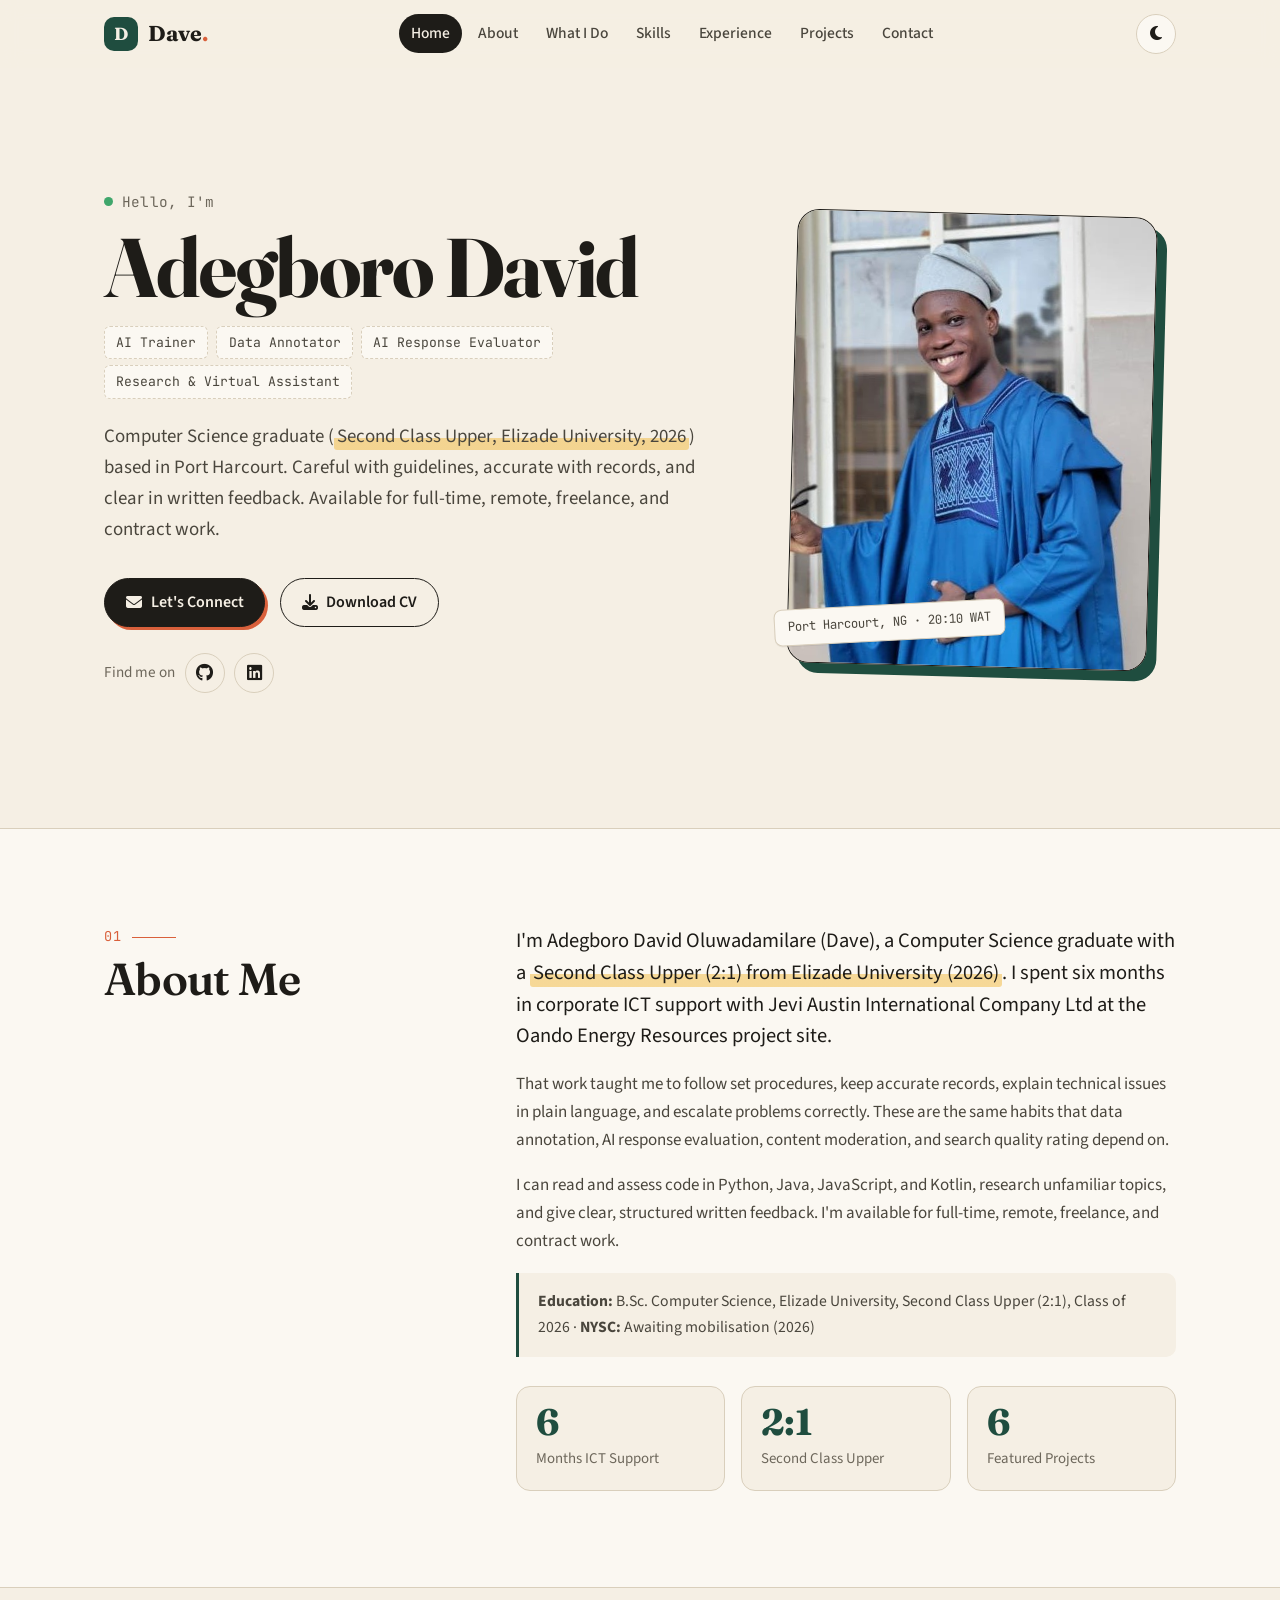
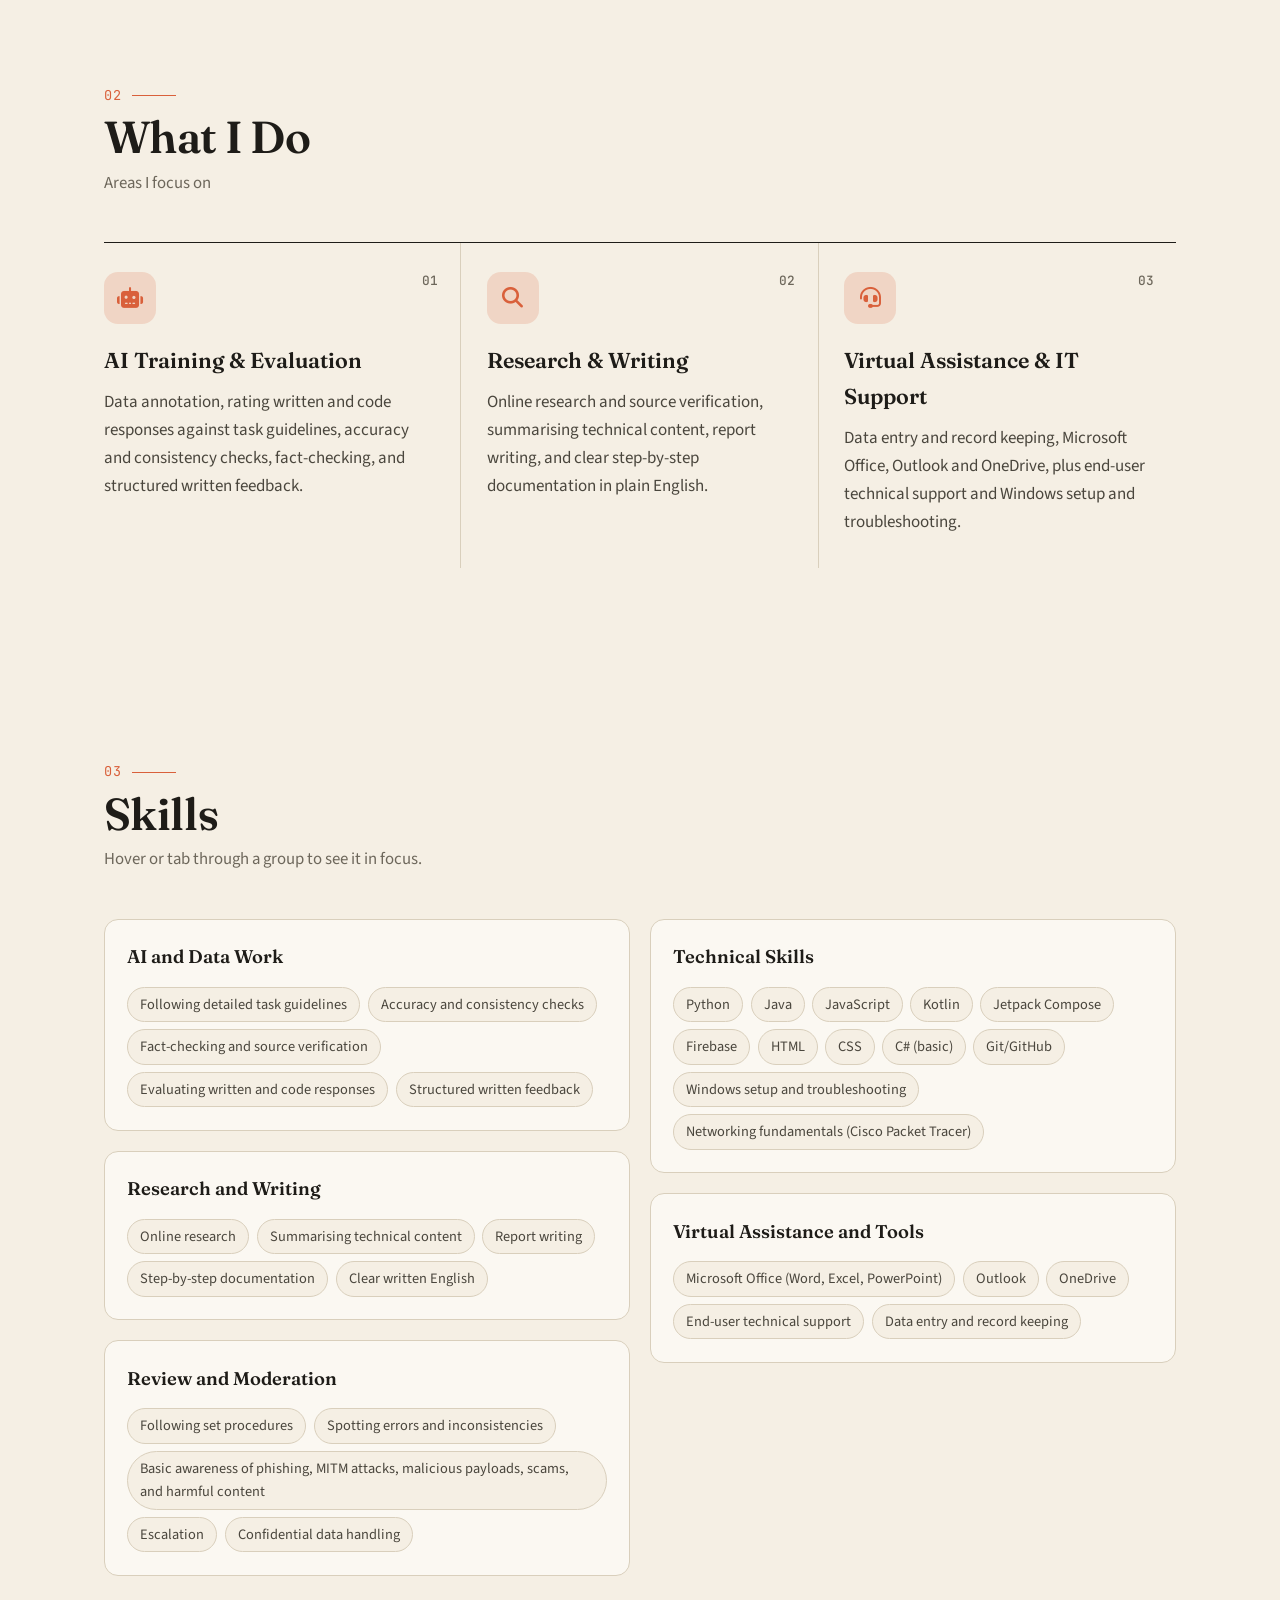
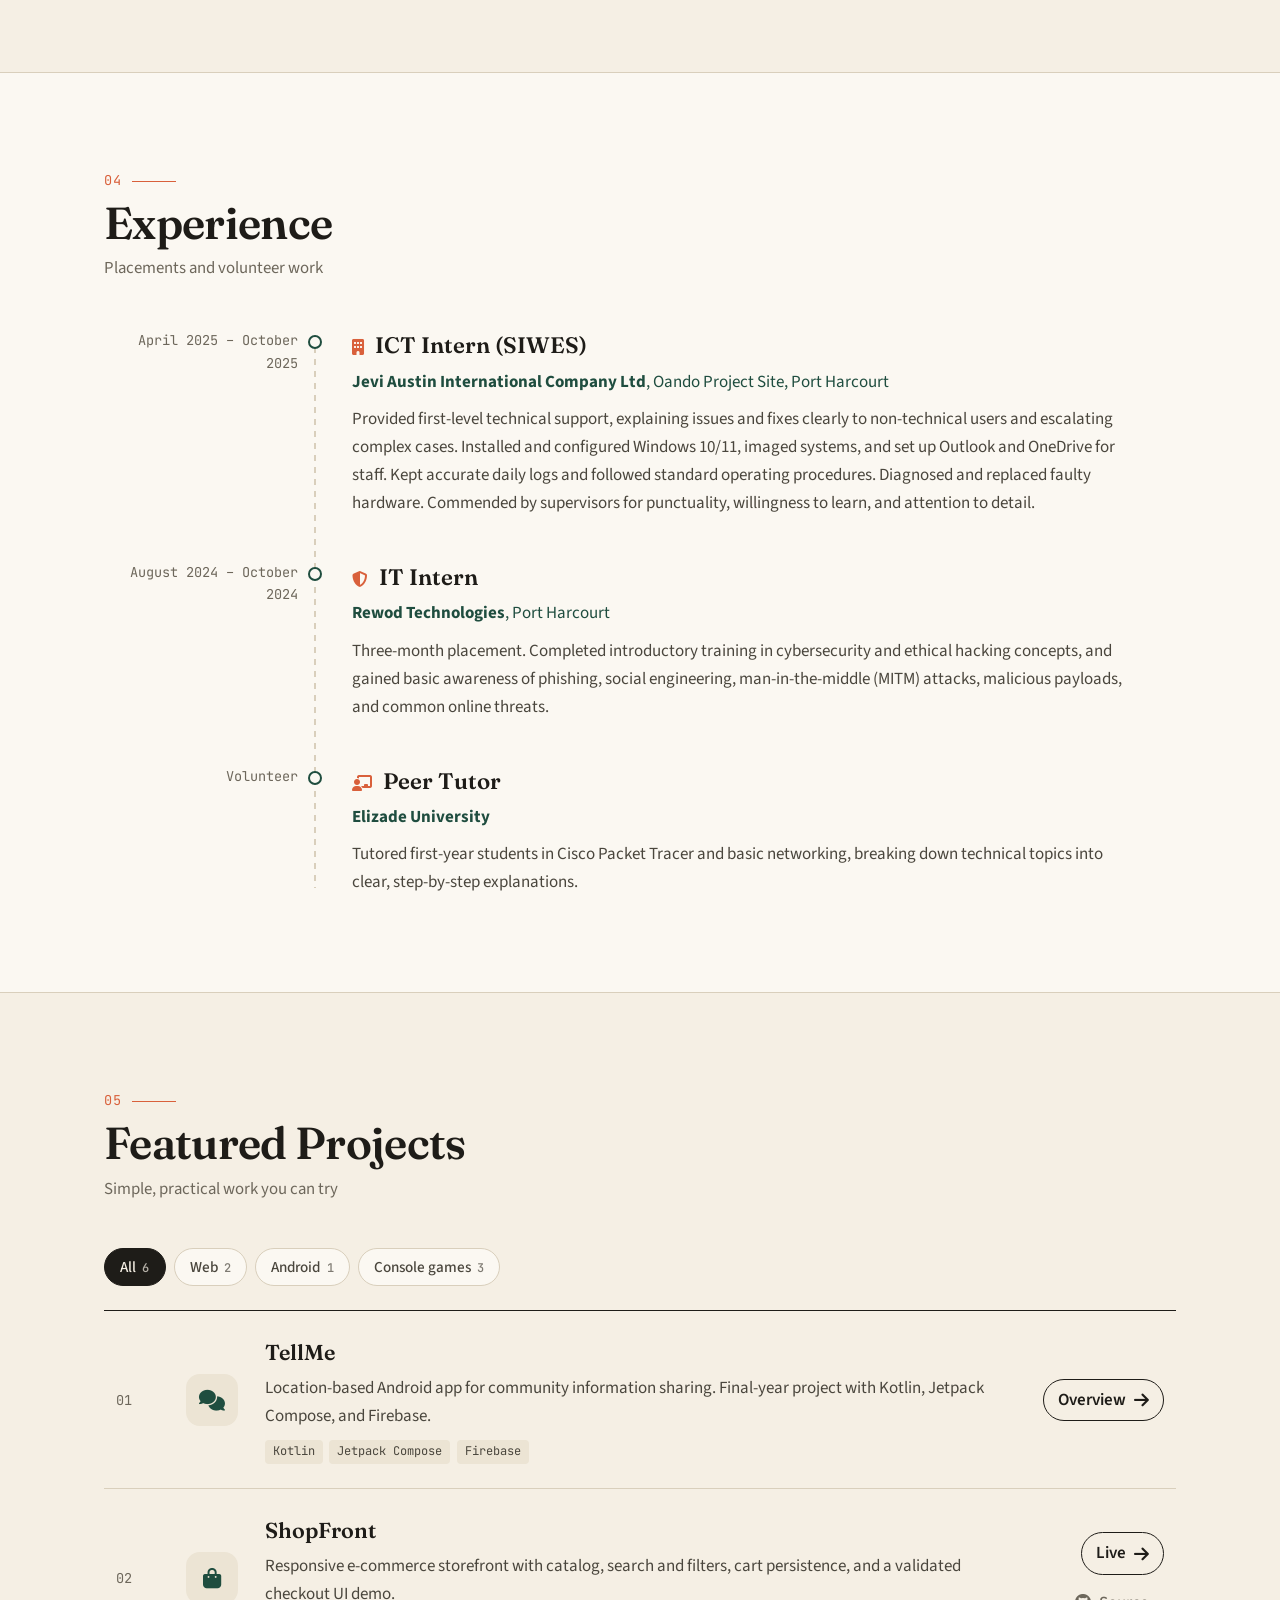
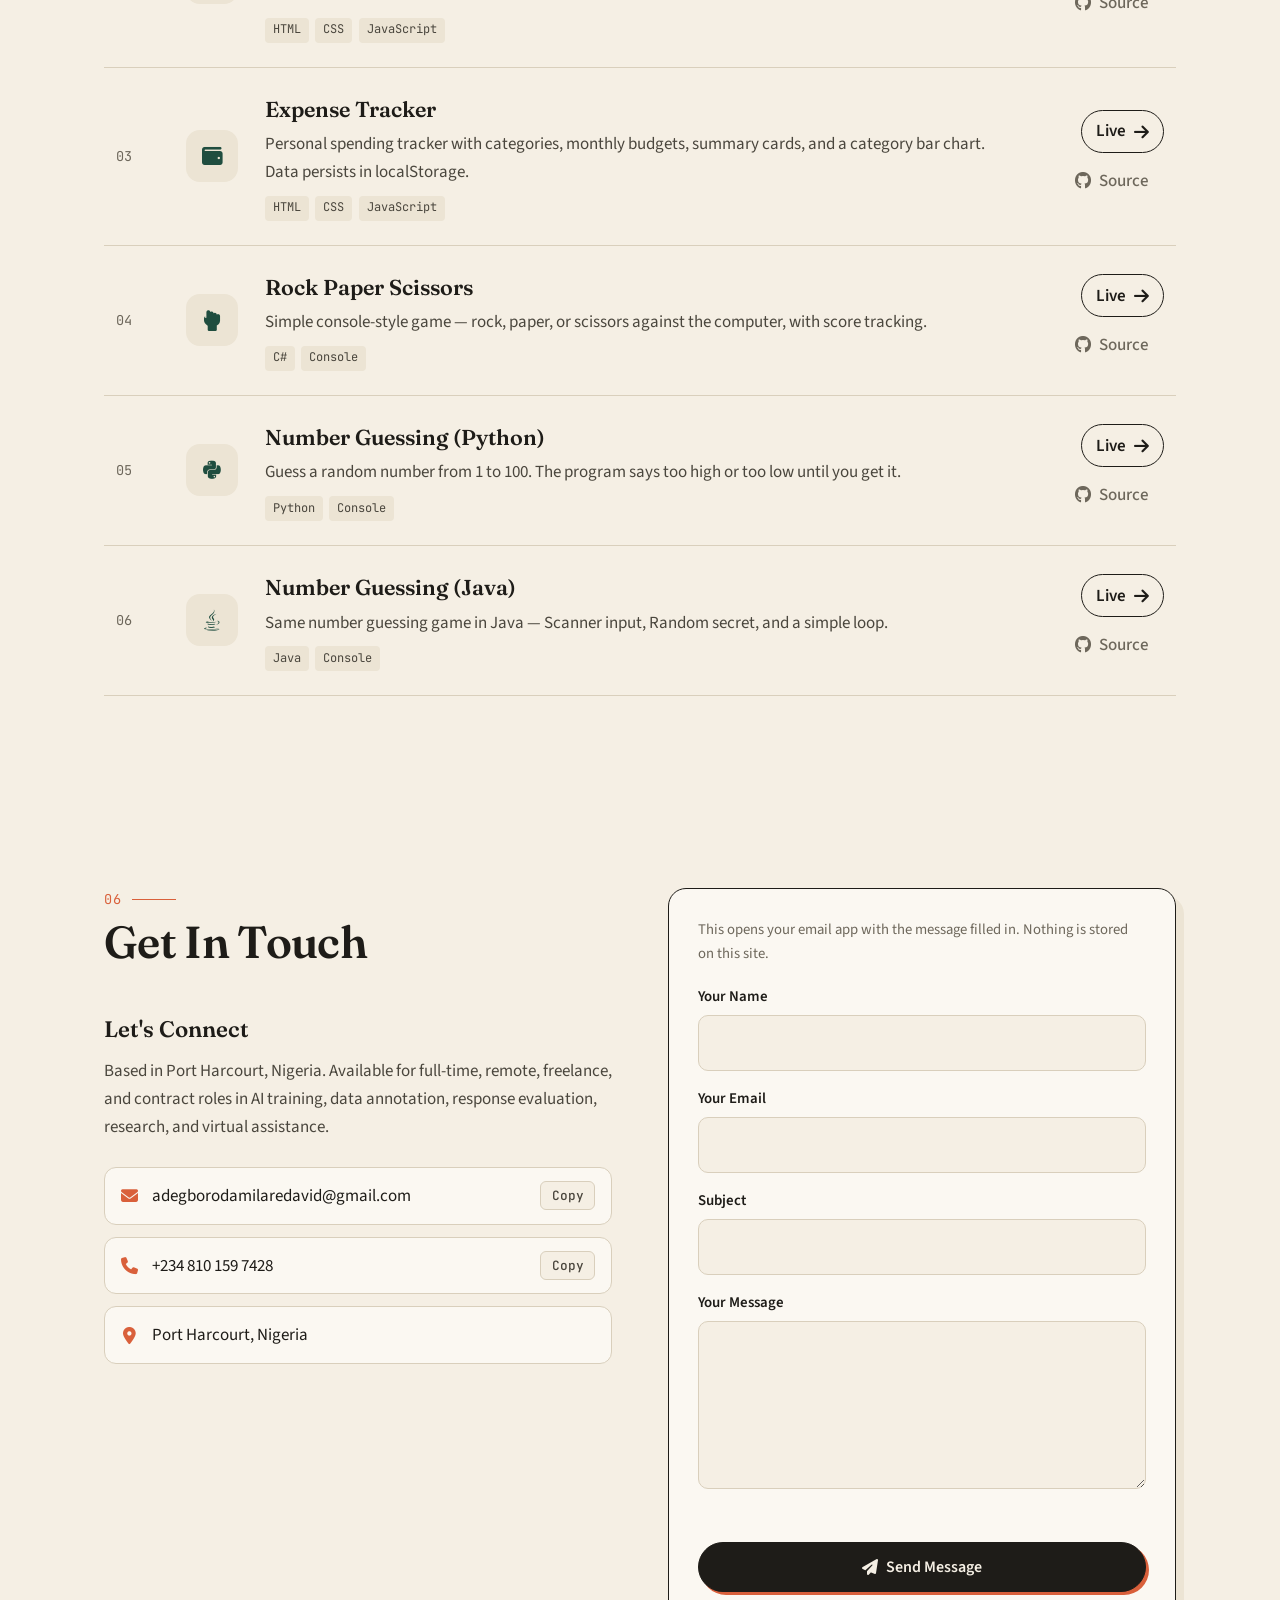
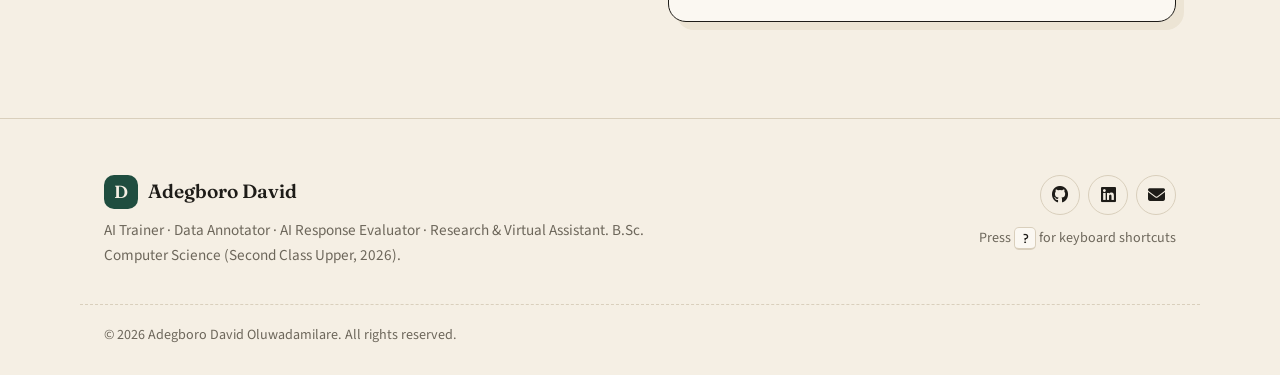
<file: index.html>
<!DOCTYPE html>
<html lang="en" data-theme="light">
<head>
  <meta charset="UTF-8" />
  <meta name="viewport" content="width=device-width, initial-scale=1.0" />
  <meta name="description" content="Adegboro David Oluwadamilare (Dave): AI Trainer, Data Annotator, AI Response Evaluator, and Research &amp; Virtual Assistant. B.Sc. Computer Science, Second Class Upper (Elizade University, 2026). Available for remote, freelance, and contract work." />
  <meta name="theme-color" content="#f5efe4" />
  <meta property="og:title" content="Dave Adegboro · Portfolio" />
  <meta property="og:description" content="AI Trainer · Data Annotator · AI Response Evaluator · Research &amp; Virtual Assistant" />
  <meta property="og:image" content="https://dave-4u.github.io/assets/profile.jpg" />
  <title>Dave Adegboro · Portfolio</title>
  <link rel="icon" href="assets/favicon.svg" type="image/svg+xml" />
  <link rel="preconnect" href="https://fonts.googleapis.com" />
  <link rel="preconnect" href="https://fonts.gstatic.com" crossorigin />
  <link rel="stylesheet" href="https://fonts.googleapis.com/css2?family=Fraunces:opsz,wght@9..144,400;9..144,600;9..144,700&family=Source+Sans+3:wght@400;500;600&family=JetBrains+Mono:wght@400;500&display=swap" />
  <link rel="stylesheet" href="https://cdnjs.cloudflare.com/ajax/libs/font-awesome/6.5.1/css/all.min.css" />
  <link rel="stylesheet" href="css/styles.css" />
  <script>
    (function () {
      try {
        var saved = localStorage.getItem("dave-theme");
        var dark = saved ? saved === "dark" : window.matchMedia("(prefers-color-scheme: dark)").matches;
        document.documentElement.setAttribute("data-theme", dark ? "dark" : "light");
      } catch (e) {}
    })();
  </script>
</head>
<body>
  <a class="skip-link" href="#main">Skip to content</a>

  <header class="navbar" aria-label="Primary">
    <div class="nav-container">
      <a class="logo" href="#home" aria-label="Dave, back to top">
        <span class="logo-mark" aria-hidden="true">D</span>
        <span>Dave<span class="logo-dot">.</span></span>
      </a>
      <nav>
        <ul class="nav-menu" id="nav-menu">
          <li><a href="#home" class="nav-link">Home</a></li>
          <li><a href="#about" class="nav-link">About</a></li>
          <li><a href="#services" class="nav-link">What I Do</a></li>
          <li><a href="#skills" class="nav-link">Skills</a></li>
          <li><a href="#experience" class="nav-link">Experience</a></li>
          <li><a href="#projects" class="nav-link">Projects</a></li>
          <li><a href="#contact" class="nav-link">Contact</a></li>
        </ul>
      </nav>
      <div class="nav-actions">
        <button class="icon-btn" id="theme-toggle" type="button" aria-label="Switch to dark theme" title="Toggle theme (T)">
          <i class="fas fa-moon" aria-hidden="true"></i>
        </button>
        <button class="nav-toggle" type="button" aria-label="Open menu" aria-expanded="false" aria-controls="nav-menu">
          <span class="bar"></span><span class="bar"></span><span class="bar"></span>
        </button>
      </div>
    </div>
    <div class="read-progress" aria-hidden="true"><span></span></div>
  </header>

  <main id="main">
    <section id="home" class="hero">
      <div class="container hero-grid">
        <div class="hero-text">
          <p class="hero-greeting"><span class="status-dot" aria-hidden="true"></span> Hello, I'm</p>
          <h1 class="hero-name">Adegboro David</h1>
          <p class="hero-title">
            <span>AI Trainer</span><span>Data Annotator</span><span>AI Response Evaluator</span><span>Research &amp; Virtual Assistant</span>
          </p>
          <p class="hero-description">
            Computer Science graduate (<mark class="note" data-note="2:1">Second Class Upper, Elizade University, 2026</mark>) based in Port Harcourt.
            Careful with guidelines, accurate with records, and clear in written feedback.
            Available for full-time, remote, freelance, and contract work.
          </p>
          <div class="hero-buttons">
            <a class="btn btn-primary" href="#contact"><i class="fas fa-envelope" aria-hidden="true"></i> Let's Connect</a>
            <a class="btn btn-ghost" href="assets/Adegboro_David_Oluwadamilare_CV.pdf" download="Adegboro_David_Oluwadamilare_CV.pdf"><i class="fas fa-download" aria-hidden="true"></i> Download CV</a>
          </div>
          <div class="social-links">
            <span>Find me on</span>
            <a href="https://github.com/Dave-4u" class="social-link" target="_blank" rel="noopener noreferrer" aria-label="GitHub"><i class="fab fa-github"></i></a>
            <a href="https://www.linkedin.com/in/adegboro-david-76a06a430/" class="social-link" target="_blank" rel="noopener noreferrer" aria-label="LinkedIn"><i class="fab fa-linkedin"></i></a>
          </div>
        </div>
        <figure class="hero-image">
          <div class="photo-frame">
            <img src="assets/profile.jpg" alt="Adegboro David Oluwadamilare" width="500" height="630" loading="eager" />
          </div>
          <figcaption class="photo-tag">Port Harcourt, NG <span aria-hidden="true">·</span> <span id="local-time">--:--</span> WAT</figcaption>
        </figure>
      </div>
    </section>

    <section id="about" class="about">
      <div class="container about-grid">
        <header class="section-head">
          <p class="section-index" aria-hidden="true">01</p>
          <h2 class="section-title">About Me</h2>
        </header>
        <div class="about-text">
          <p class="lede">
            I'm Adegboro David Oluwadamilare (Dave), a Computer Science graduate with a
            <mark class="note" data-note="degree">Second Class Upper (2:1) from Elizade University (2026)</mark>. I spent six months in
            corporate ICT support with Jevi Austin International Company Ltd at the Oando
            Energy Resources project site.
          </p>
          <p>
            That work taught me to follow set procedures, keep accurate records, explain
            technical issues in plain language, and escalate problems correctly. These are the
            same habits that data annotation, AI response evaluation, content moderation, and
            search quality rating depend on.
          </p>
          <p>
            I can read and assess code in Python, Java, JavaScript, and Kotlin, research
            unfamiliar topics, and give clear, structured written feedback. I'm available for
            full-time, remote, freelance, and contract work.
          </p>
          <p class="education-line">
            <strong>Education:</strong> B.Sc. Computer Science, Elizade University,
            Second Class Upper (2:1), Class of 2026 &middot; <strong>NYSC:</strong> Awaiting mobilisation (2026)
          </p>
          <dl class="stats">
            <div class="stat"><dt><span class="count" data-to="6">6</span></dt><dd>Months ICT Support</dd></div>
            <div class="stat"><dt>2:1</dt><dd>Second Class Upper</dd></div>
            <div class="stat"><dt><span class="count" data-to="6">6</span></dt><dd>Featured Projects</dd></div>
          </dl>
        </div>
      </div>
    </section>

    <section id="services" class="services">
      <div class="container">
        <header class="section-head">
          <p class="section-index" aria-hidden="true">02</p>
          <h2 class="section-title">What I Do</h2>
          <p class="section-subtitle">Areas I focus on</p>
        </header>
        <ol class="services-list">
          <li class="service">
            <div class="service-icon" aria-hidden="true"><i class="fas fa-robot"></i></div>
            <h3>AI Training &amp; Evaluation</h3>
            <p>Data annotation, rating written and code responses against task guidelines, accuracy and consistency checks, fact-checking, and structured written feedback.</p>
          </li>
          <li class="service">
            <div class="service-icon" aria-hidden="true"><i class="fas fa-search"></i></div>
            <h3>Research &amp; Writing</h3>
            <p>Online research and source verification, summarising technical content, report writing, and clear step-by-step documentation in plain English.</p>
          </li>
          <li class="service">
            <div class="service-icon" aria-hidden="true"><i class="fas fa-headset"></i></div>
            <h3>Virtual Assistance &amp; IT Support</h3>
            <p>Data entry and record keeping, Microsoft Office, Outlook and OneDrive, plus end-user technical support and Windows setup and troubleshooting.</p>
          </li>
        </ol>
      </div>
    </section>

    <section id="skills" class="skills">
      <div class="container">
        <header class="section-head">
          <p class="section-index" aria-hidden="true">03</p>
          <h2 class="section-title">Skills</h2>
          <p class="section-subtitle">Hover or tab through a group to see it in focus.</p>
        </header>
        <div class="skills-grid">
          <div class="skill-category" tabindex="0">
            <h3>AI and Data Work</h3>
            <div class="skill-tags">
              <span>Following detailed task guidelines</span><span>Accuracy and consistency checks</span><span>Fact-checking and source verification</span><span>Evaluating written and code responses</span><span>Structured written feedback</span>
            </div>
          </div>
          <div class="skill-category" tabindex="0">
            <h3>Research and Writing</h3>
            <div class="skill-tags">
              <span>Online research</span><span>Summarising technical content</span><span>Report writing</span><span>Step-by-step documentation</span><span>Clear written English</span>
            </div>
          </div>
          <div class="skill-category" tabindex="0">
            <h3>Review and Moderation</h3>
            <div class="skill-tags">
              <span>Following set procedures</span><span>Spotting errors and inconsistencies</span><span>Basic awareness of phishing, MITM attacks, malicious payloads, scams, and harmful content</span><span>Escalation</span><span>Confidential data handling</span>
            </div>
          </div>
          <div class="skill-category" tabindex="0">
            <h3>Technical Skills</h3>
            <div class="skill-tags">
              <span>Python</span><span>Java</span><span>JavaScript</span><span>Kotlin</span><span>Jetpack Compose</span><span>Firebase</span><span>HTML</span><span>CSS</span><span>C# (basic)</span><span>Git/GitHub</span><span>Windows setup and troubleshooting</span><span>Networking fundamentals (Cisco Packet Tracer)</span>
            </div>
          </div>
          <div class="skill-category" tabindex="0">
            <h3>Virtual Assistance and Tools</h3>
            <div class="skill-tags">
              <span>Microsoft Office (Word, Excel, PowerPoint)</span><span>Outlook</span><span>OneDrive</span><span>End-user technical support</span><span>Data entry and record keeping</span>
            </div>
          </div>
        </div>
      </div>
    </section>

    <section id="experience" class="experience">
      <div class="container">
        <header class="section-head">
          <p class="section-index" aria-hidden="true">04</p>
          <h2 class="section-title">Experience</h2>
          <p class="section-subtitle">Placements and volunteer work</p>
        </header>
        <ol class="timeline">
          <li class="timeline-item">
            <span class="cert-date">April 2025 – October 2025</span>
            <div class="timeline-body">
              <h3><i class="fas fa-building" aria-hidden="true"></i> ICT Intern (SIWES)</h3>
              <p class="where"><strong>Jevi Austin International Company Ltd</strong>, Oando Project Site, Port Harcourt</p>
              <p>Provided first-level technical support, explaining issues and fixes clearly to non-technical users and escalating complex cases. Installed and configured Windows 10/11, imaged systems, and set up Outlook and OneDrive for staff. Kept accurate daily logs and followed standard operating procedures. Diagnosed and replaced faulty hardware. Commended by supervisors for punctuality, willingness to learn, and attention to detail.</p>
            </div>
          </li>
          <li class="timeline-item">
            <span class="cert-date">August 2024 – October 2024</span>
            <div class="timeline-body">
              <h3><i class="fas fa-shield-alt" aria-hidden="true"></i> IT Intern</h3>
              <p class="where"><strong>Rewod Technologies</strong>, Port Harcourt</p>
              <p>Three-month placement. Completed introductory training in cybersecurity and ethical hacking concepts, and gained basic awareness of phishing, social engineering, man-in-the-middle (MITM) attacks, malicious payloads, and common online threats.</p>
            </div>
          </li>
          <li class="timeline-item">
            <span class="cert-date">Volunteer</span>
            <div class="timeline-body">
              <h3><i class="fas fa-chalkboard-teacher" aria-hidden="true"></i> Peer Tutor</h3>
              <p class="where"><strong>Elizade University</strong></p>
              <p>Tutored first-year students in Cisco Packet Tracer and basic networking, breaking down technical topics into clear, step-by-step explanations.</p>
            </div>
          </li>
        </ol>
      </div>
    </section>

    <section id="projects" class="projects">
      <div class="container">
        <header class="section-head">
          <p class="section-index" aria-hidden="true">05</p>
          <h2 class="section-title">Featured Projects</h2>
          <p class="section-subtitle">Simple, practical work you can try</p>
        </header>
        <div class="filter-bar" role="group" aria-label="Filter projects">
          <button type="button" class="chip is-active" data-filter="all" aria-pressed="true">All <span class="chip-count">6</span></button>
          <button type="button" class="chip" data-filter="web" aria-pressed="false">Web <span class="chip-count">2</span></button>
          <button type="button" class="chip" data-filter="android" aria-pressed="false">Android <span class="chip-count">1</span></button>
          <button type="button" class="chip" data-filter="console" aria-pressed="false">Console games <span class="chip-count">3</span></button>
        </div>
        <ol class="project-list" id="project-list">
          <li class="project-row" data-kind="android">
            <span class="project-num" aria-hidden="true">01</span>
            <div class="project-icon" aria-hidden="true"><i class="fas fa-comments"></i></div>
            <div class="project-content">
              <h3>TellMe</h3>
              <p>Location-based Android app for community information sharing. Final-year project with Kotlin, Jetpack Compose, and Firebase.</p>
              <div class="project-tech"><span>Kotlin</span><span>Jetpack Compose</span><span>Firebase</span></div>
            </div>
            <div class="project-links">
              <a href="projects/tellme/" class="project-link">Overview <i class="fas fa-arrow-right" aria-hidden="true"></i></a>
            </div>
          </li>
          <li class="project-row" data-kind="web">
            <span class="project-num" aria-hidden="true">02</span>
            <div class="project-icon" aria-hidden="true"><i class="fas fa-shopping-bag"></i></div>
            <div class="project-content">
              <h3>ShopFront</h3>
              <p>Responsive e-commerce storefront with catalog, search and filters, cart persistence, and a validated checkout UI demo.</p>
              <div class="project-tech"><span>HTML</span><span>CSS</span><span>JavaScript</span></div>
            </div>
            <div class="project-links">
              <a href="projects/shopfront/" class="project-link">Live <i class="fas fa-arrow-right" aria-hidden="true"></i></a>
              <a href="https://github.com/Dave-4u/shopfront" class="project-link subtle" target="_blank" rel="noopener noreferrer"><i class="fab fa-github" aria-hidden="true"></i> Source</a>
            </div>
          </li>
          <li class="project-row" data-kind="web">
            <span class="project-num" aria-hidden="true">03</span>
            <div class="project-icon" aria-hidden="true"><i class="fas fa-wallet"></i></div>
            <div class="project-content">
              <h3>Expense Tracker</h3>
              <p>Personal spending tracker with categories, monthly budgets, summary cards, and a category bar chart. Data persists in localStorage.</p>
              <div class="project-tech"><span>HTML</span><span>CSS</span><span>JavaScript</span></div>
            </div>
            <div class="project-links">
              <a href="projects/expense-tracker/" class="project-link">Live <i class="fas fa-arrow-right" aria-hidden="true"></i></a>
              <a href="https://github.com/Dave-4u/expense-tracker" class="project-link subtle" target="_blank" rel="noopener noreferrer"><i class="fab fa-github" aria-hidden="true"></i> Source</a>
            </div>
          </li>
          <li class="project-row" data-kind="console">
            <span class="project-num" aria-hidden="true">04</span>
            <div class="project-icon" aria-hidden="true"><i class="fas fa-hand-rock"></i></div>
            <div class="project-content">
              <h3>Rock Paper Scissors</h3>
              <p>Simple console-style game — rock, paper, or scissors against the computer, with score tracking.</p>
              <div class="project-tech"><span>C#</span><span>Console</span></div>
            </div>
            <div class="project-links">
              <a href="projects/rock-paper-scissors/" class="project-link">Live <i class="fas fa-arrow-right" aria-hidden="true"></i></a>
              <a href="https://github.com/Dave-4u/csharp-rock-paper-scissors" class="project-link subtle" target="_blank" rel="noopener noreferrer"><i class="fab fa-github" aria-hidden="true"></i> Source</a>
            </div>
          </li>
          <li class="project-row" data-kind="console">
            <span class="project-num" aria-hidden="true">05</span>
            <div class="project-icon" aria-hidden="true"><i class="fab fa-python"></i></div>
            <div class="project-content">
              <h3>Number Guessing (Python)</h3>
              <p>Guess a random number from 1 to 100. The program says too high or too low until you get it.</p>
              <div class="project-tech"><span>Python</span><span>Console</span></div>
            </div>
            <div class="project-links">
              <a href="projects/number-guessing/" class="project-link">Live <i class="fas fa-arrow-right" aria-hidden="true"></i></a>
              <a href="https://github.com/Dave-4u/python-number-guessing" class="project-link subtle" target="_blank" rel="noopener noreferrer"><i class="fab fa-github" aria-hidden="true"></i> Source</a>
            </div>
          </li>
          <li class="project-row" data-kind="console">
            <span class="project-num" aria-hidden="true">06</span>
            <div class="project-icon" aria-hidden="true"><i class="fab fa-java"></i></div>
            <div class="project-content">
              <h3>Number Guessing (Java)</h3>
              <p>Same number guessing game in Java — Scanner input, Random secret, and a simple loop.</p>
              <div class="project-tech"><span>Java</span><span>Console</span></div>
            </div>
            <div class="project-links">
              <a href="projects/number-guessing/" class="project-link">Live <i class="fas fa-arrow-right" aria-hidden="true"></i></a>
              <a href="https://github.com/Dave-4u/java-number-guessing" class="project-link subtle" target="_blank" rel="noopener noreferrer"><i class="fab fa-github" aria-hidden="true"></i> Source</a>
            </div>
          </li>
        </ol>
      </div>
    </section>

    <section id="contact" class="contact">
      <div class="container contact-grid">
        <div class="contact-info">
          <header class="section-head">
            <p class="section-index" aria-hidden="true">06</p>
            <h2 class="section-title">Get In Touch</h2>
          </header>
          <h3>Let's Connect</h3>
          <p>Based in Port Harcourt, Nigeria. Available for full-time, remote, freelance, and contract roles in AI training, data annotation, response evaluation, research, and virtual assistance.</p>
          <ul class="contact-items">
            <li class="contact-item">
              <i class="fas fa-envelope" aria-hidden="true"></i>
              <a href="mailto:adegborodamilaredavid@gmail.com">adegborodamilaredavid@gmail.com</a>
              <button type="button" class="copy-btn" data-copy="adegborodamilaredavid@gmail.com" aria-label="Copy email address">Copy</button>
            </li>
            <li class="contact-item">
              <i class="fas fa-phone" aria-hidden="true"></i>
              <a href="tel:+2348101597428">+234 810 159 7428</a>
              <button type="button" class="copy-btn" data-copy="+2348101597428" aria-label="Copy phone number">Copy</button>
            </li>
            <li class="contact-item">
              <i class="fas fa-map-marker-alt" aria-hidden="true"></i>
              <span>Port Harcourt, Nigeria</span>
            </li>
          </ul>
        </div>
        <form class="contact-form" id="contact-form" action="mailto:adegborodamilaredavid@gmail.com" method="get" enctype="text/plain" novalidate>
          <p class="form-note">This opens your email app with the message filled in. Nothing is stored on this site.</p>
          <div class="form-group">
            <label for="contact-name">Your Name</label>
            <input type="text" name="name" id="contact-name" autocomplete="name" required />
          </div>
          <div class="form-group">
            <label for="contact-email">Your Email</label>
            <input type="email" name="email" id="contact-email" autocomplete="email" required />
          </div>
          <div class="form-group">
            <label for="contact-subject">Subject</label>
            <input type="text" name="subject" id="contact-subject" required />
          </div>
          <div class="form-group">
            <label for="contact-message">Your Message <span class="char-count" id="char-count" aria-live="polite"></span></label>
            <textarea name="body" id="contact-message" rows="5" required></textarea>
          </div>
          <p class="form-error" id="form-error" role="alert"></p>
          <button type="submit" class="btn btn-primary submit-btn"><i class="fas fa-paper-plane" aria-hidden="true"></i> Send Message</button>
        </form>
      </div>
    </section>
  </main>

  <footer class="footer">
    <div class="container footer-content">
      <div class="footer-left">
        <div class="footer-logo"><span class="logo-mark" aria-hidden="true">D</span> <span>Adegboro David</span></div>
        <p>AI Trainer · Data Annotator · AI Response Evaluator · Research &amp; Virtual Assistant. B.Sc. Computer Science (Second Class Upper, 2026).</p>
      </div>
      <div class="footer-right">
        <div class="footer-social">
          <a href="https://github.com/Dave-4u" target="_blank" rel="noopener noreferrer" aria-label="GitHub"><i class="fab fa-github"></i></a>
          <a href="https://www.linkedin.com/in/adegboro-david-76a06a430/" target="_blank" rel="noopener noreferrer" aria-label="LinkedIn"><i class="fab fa-linkedin"></i></a>
          <a href="mailto:adegborodamilaredavid@gmail.com" aria-label="Email"><i class="fas fa-envelope"></i></a>
        </div>
        <button type="button" class="kbd-hint" id="kbd-open">Press <kbd>?</kbd> for keyboard shortcuts</button>
      </div>
    </div>
    <div class="container footer-bottom">
      <p>&copy; <span id="year"></span> Adegboro David Oluwadamilare. All rights reserved.</p>
    </div>
  </footer>

  <dialog class="kbd-dialog" id="kbd-dialog" aria-labelledby="kbd-title">
    <h2 id="kbd-title">Keyboard shortcuts</h2>
    <dl>
      <div><dt><kbd>1</kbd>–<kbd>6</kbd></dt><dd>Jump to a section</dd></div>
      <div><dt><kbd>T</kbd></dt><dd>Toggle light / dark</dd></div>
      <div><dt><kbd>C</kbd></dt><dd>Copy my email</dd></div>
      <div><dt><kbd>?</kbd></dt><dd>Show this list</dd></div>
      <div><dt><kbd>Esc</kbd></dt><dd>Close</dd></div>
    </dl>
    <form method="dialog"><button class="btn btn-ghost" type="submit">Got it</button></form>
  </dialog>

  <div class="toast" id="toast" role="status" aria-live="polite"></div>

  <script src="js/main.js"></script>
</body>
</html>
</file>
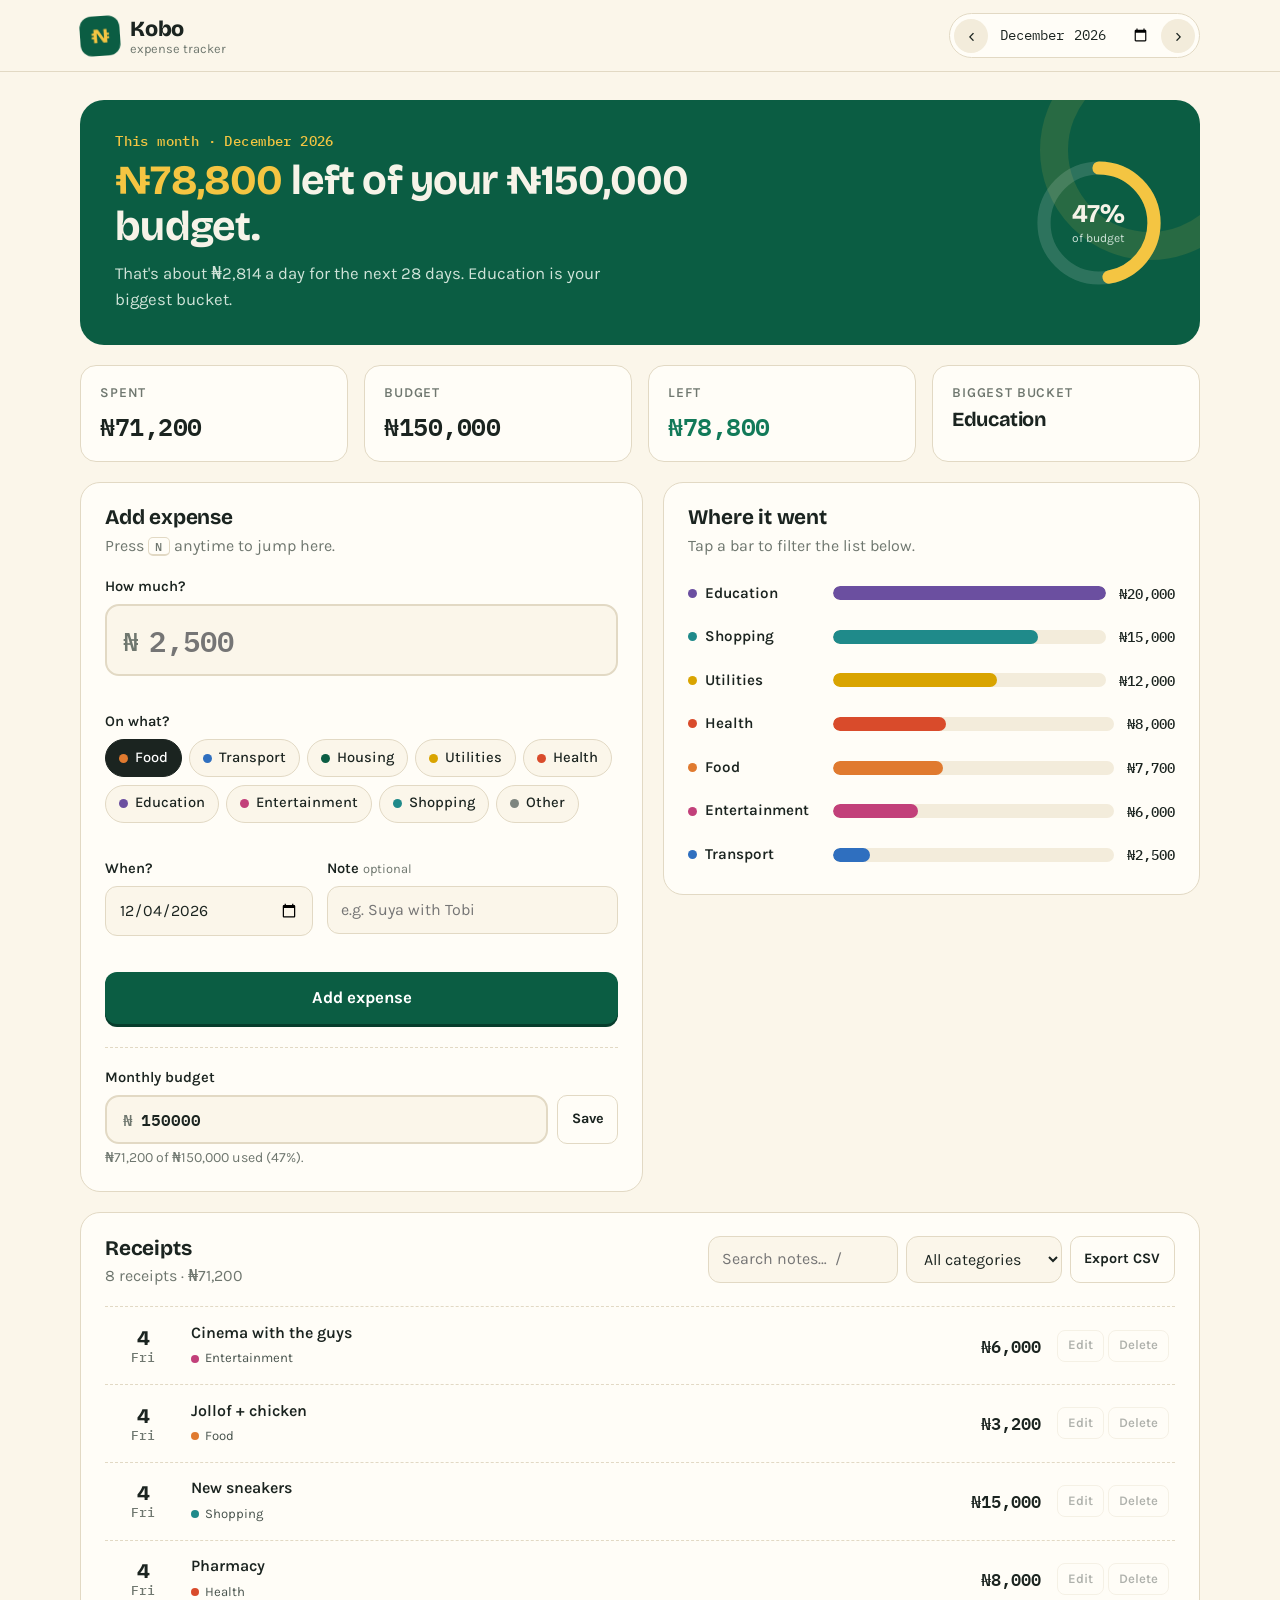
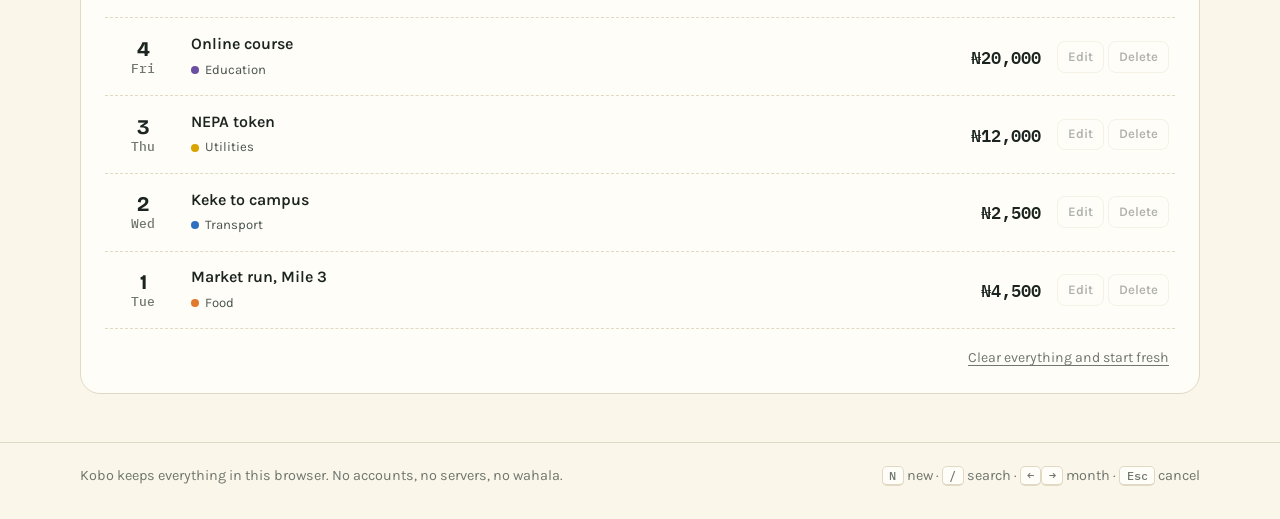
<file: projects/expense-tracker/index.html>
<!DOCTYPE html>
<html lang="en">
<head>
  <meta charset="UTF-8" />
  <meta name="viewport" content="width=device-width, initial-scale=1.0" />
  <meta name="description" content="A friendly Naira expense tracker: log spending, set a monthly budget, and see where your money went. Everything stays in your browser." />
  <meta name="theme-color" content="#0b5d43" />
  <title>Kobo · Expense Tracker</title>
  <link rel="icon" href="favicon.svg" type="image/svg+xml" />
  <link rel="preconnect" href="https://fonts.googleapis.com" />
  <link rel="preconnect" href="https://fonts.gstatic.com" crossorigin />
  <link href="https://fonts.googleapis.com/css2?family=Bricolage+Grotesque:opsz,wght@12..96,500;12..96,700;12..96,800&family=IBM+Plex+Mono:wght@400;500;600&family=Karla:wght@400;500;600;700&display=swap" rel="stylesheet" />
  <link rel="stylesheet" href="styles.css" />
</head>
<body>
  <a class="skip-link" href="#main">Skip to content</a>

  <header class="topbar">
    <div class="container topbar-inner">
      <a class="brand" href="#" aria-label="Kobo expense tracker home">
        <span class="brand-mark" aria-hidden="true">₦</span>
        <span class="brand-text"><strong>Kobo</strong><small>expense tracker</small></span>
      </a>
      <div class="month-picker" role="group" aria-label="Choose month">
        <button type="button" class="icon-btn" id="prev-month" aria-label="Previous month" title="Previous month (←)">‹</button>
        <label class="sr-only" for="month-input">Month</label>
        <input type="month" id="month-input" />
        <button type="button" class="icon-btn" id="next-month" aria-label="Next month" title="Next month (→)">›</button>
      </div>
    </div>
  </header>

  <main id="main" class="container layout">
    <section class="hero-card" aria-labelledby="headline">
      <div class="hero-copy">
        <p class="eyebrow" id="month-label">This month</p>
        <h1 id="headline" class="headline">Let's see where the money went.</h1>
        <p class="subline" id="subline">Add your first expense below and I'll keep the running total for you.</p>
      </div>
      <div class="budget-meter" aria-hidden="true">
        <svg viewBox="0 0 120 120" class="ring">
          <circle cx="60" cy="60" r="50" class="ring-track" />
          <circle cx="60" cy="60" r="50" class="ring-fill" id="ring-fill" />
        </svg>
        <div class="ring-label"><strong id="ring-pct">0%</strong><span>of budget</span></div>
      </div>
    </section>

    <section class="summary-grid" aria-label="Monthly summary">
      <article class="stat">
        <p class="label">Spent</p>
        <p class="value" id="total-spent">₦0</p>
      </article>
      <article class="stat">
        <p class="label">Budget</p>
        <p class="value" id="budget-value">₦0</p>
      </article>
      <article class="stat">
        <p class="label">Left</p>
        <p class="value" id="remaining-value">₦0</p>
      </article>
      <article class="stat">
        <p class="label">Biggest bucket</p>
        <p class="value value-sm" id="top-category">—</p>
      </article>
    </section>

    <div class="content-grid">
      <section class="panel panel-form" aria-labelledby="form-title">
        <div class="panel-head row-between">
          <div>
            <h2 id="form-title">Add expense</h2>
            <p class="muted">Press <kbd>N</kbd> anytime to jump here.</p>
          </div>
          <button type="button" class="btn btn-ghost btn-sm" id="cancel-edit" hidden>Cancel edit</button>
        </div>
        <form id="expense-form" novalidate>
          <div class="amount-field">
            <label for="amount">How much?</label>
            <div class="amount-input">
              <span aria-hidden="true">₦</span>
              <input id="amount" name="amount" type="number" inputmode="decimal" min="1" step="1" required placeholder="2,500" />
            </div>
            <span class="field-error" data-for="amount" role="alert"></span>
          </div>

          <fieldset class="field">
            <legend>On what?</legend>
            <div class="cat-chips" id="cat-chips" role="radiogroup" aria-label="Category"></div>
            <select id="category" name="category" class="sr-only" tabindex="-1" aria-hidden="true"></select>
            <span class="field-error" data-for="category" role="alert"></span>
          </fieldset>

          <div class="form-grid">
            <div class="field">
              <label for="date">When?</label>
              <input id="date" name="date" type="date" required />
              <span class="field-error" data-for="date" role="alert"></span>
            </div>
            <div class="field">
              <label for="note">Note <span class="optional">optional</span></label>
              <input id="note" name="note" type="text" maxlength="120" placeholder="e.g. Suya with Tobi" />
            </div>
          </div>
          <button type="submit" class="btn btn-primary btn-block" id="submit-expense">Add expense</button>
        </form>

        <form class="budget-form" id="budget-form">
          <label for="budget-input">Monthly budget</label>
          <div class="inline-form">
            <div class="amount-input amount-input-sm">
              <span aria-hidden="true">₦</span>
              <input id="budget-input" type="number" min="0" step="100" placeholder="150,000" />
            </div>
            <button type="submit" class="btn btn-ghost btn-sm">Save</button>
          </div>
          <p class="muted small" id="budget-note">No budget set for this month.</p>
        </form>
      </section>

      <section class="panel" aria-labelledby="chart-title">
        <div class="panel-head">
          <h2 id="chart-title">Where it went</h2>
          <p class="muted">Tap a bar to filter the list below.</p>
        </div>
        <div class="chart" id="category-chart" role="list" aria-label="Spending by category"></div>
        <div class="empty-state" id="chart-empty" hidden>
          <div class="empty-art" aria-hidden="true">
            <svg viewBox="0 0 64 64"><rect x="10" y="14" width="44" height="40" rx="4" fill="none" stroke="currentColor" stroke-width="3"/><path d="M10 24h44M20 34h14M20 42h22" stroke="currentColor" stroke-width="3" stroke-linecap="round"/></svg>
          </div>
          <p><strong>Nothing spent this month.</strong><br />Either you're very disciplined, or it's the 1st. Add something to see the breakdown.</p>
        </div>
      </section>
    </div>

    <section class="panel" aria-labelledby="list-title">
      <div class="panel-head row-between wrap">
        <div>
          <h2 id="list-title">Receipts</h2>
          <p class="muted" id="expense-count">0 entries</p>
        </div>
        <div class="filters">
          <label class="sr-only" for="search">Search notes</label>
          <input type="search" id="search" placeholder="Search notes…  /" />
          <label class="sr-only" for="filter-category">Filter by category</label>
          <select id="filter-category"><option value="all">All categories</option></select>
          <button type="button" class="btn btn-ghost btn-sm" id="export-csv" title="Download this month as CSV">Export CSV</button>
        </div>
      </div>
      <ul class="receipt-list" id="expense-tbody" aria-live="polite"></ul>
      <div class="empty-state" id="table-empty" hidden>
        <p><strong>No receipts match.</strong> Try another category or clear the search.</p>
      </div>
      <div class="list-foot">
        <button type="button" class="link-btn" id="reset-demo">Clear everything and start fresh</button>
      </div>
    </section>
  </main>

  <footer class="site-footer">
    <div class="container footer-inner">
      <p>Kobo keeps everything in this browser. No accounts, no servers, no wahala.</p>
      <p class="shortcuts"><kbd>N</kbd> new · <kbd>/</kbd> search · <kbd>←</kbd><kbd>→</kbd> month · <kbd>Esc</kbd> cancel</p>
    </div>
  </footer>

  <div class="toast" id="toast" role="status" aria-live="polite"><span id="toast-msg"></span><button type="button" id="toast-action" hidden>Undo</button></div>

  <script src="lib.js"></script>
  <script src="app.js"></script>
</body>
</html>
</file>
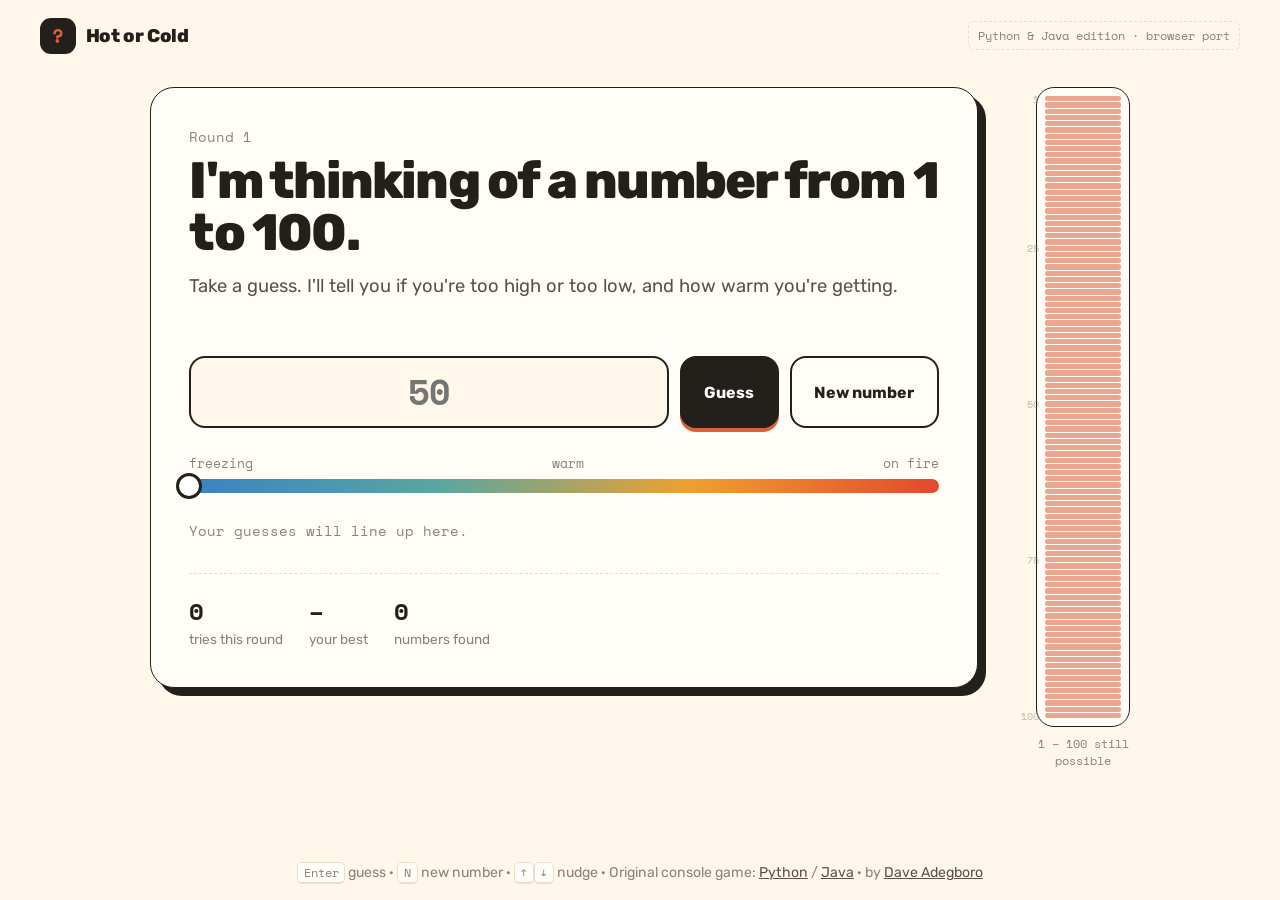
<file: projects/number-guessing/index.html>
<!DOCTYPE html>
<html lang="en">
<head>
  <meta charset="UTF-8" />
  <meta name="viewport" content="width=device-width, initial-scale=1.0" />
  <title>Hot or Cold · Number Guessing (Python &amp; Java edition)</title>
  <meta name="description" content="I'm thinking of a number from 1 to 100. A browser version of Dave's Python &amp; Java console game, with a number line that shrinks as you close in." />
  <link rel="icon" href="data:image/svg+xml,%3Csvg xmlns='http://www.w3.org/2000/svg' viewBox='0 0 64 64'%3E%3Crect width='64' height='64' rx='16' fill='%23231f1a'/%3E%3Ctext x='32' y='44' font-family='monospace' font-size='30' font-weight='700' text-anchor='middle' fill='%23ff7a3d'%3E%3F%3C/text%3E%3C/svg%3E" />
  <link rel="preconnect" href="https://fonts.googleapis.com" />
  <link rel="preconnect" href="https://fonts.gstatic.com" crossorigin />
  <link href="https://fonts.googleapis.com/css2?family=Rubik:wght@400;500;700;800&family=Space+Mono:wght@400;700&display=swap" rel="stylesheet" />
  <style>
    :root {
      --bg: #fff7ea; --card: #fffdf8; --ink: #231f1a; --ink-2: #5a5249; --muted: #8b8276; --line: #eadfcb;
      --accent: #d9603b; --cold: #3b82c4; --cool: #58a7a0; --warm: #f0a030; --hot: #e2482d;
      --display: "Rubik", system-ui, sans-serif; --mono: "Space Mono", ui-monospace, monospace;
    }
    * { box-sizing: border-box; }
    html, body { margin: 0; }
    body { font-family: var(--display); color: var(--ink); background: var(--bg); min-height: 100vh; display: flex; flex-direction: column; }
    button, input { font: inherit; color: inherit; }
    :focus-visible { outline: 3px solid var(--accent); outline-offset: 3px; border-radius: 10px; }
    .top { display: flex; justify-content: space-between; align-items: center; padding: 1.1rem clamp(1rem, 4vw, 2.5rem); }
    .brand { display: flex; align-items: center; gap: .6rem; font-weight: 800; letter-spacing: -.02em; font-size: 1.15rem; text-decoration: none; color: var(--ink); }
    .brand i { display: grid; place-items: center; width: 36px; height: 36px; border-radius: 11px; background: var(--ink); color: var(--accent); font: 700 1.2rem var(--mono); font-style: normal; }
    .edition { font: 400 .78rem var(--mono); color: var(--muted); border: 1px dashed var(--line); padding: .25rem .55rem; border-radius: 6px; }
    main { flex: 1; width: min(980px, 100% - 2rem); margin: 0 auto; display: grid; grid-template-columns: 1fr 120px; gap: 2rem; align-items: start; padding: 1rem 0 3rem; }
    .card { background: var(--card); border: 1.5px solid var(--ink); border-radius: 24px; padding: clamp(1.4rem, 4vw, 2.4rem); box-shadow: 8px 8px 0 var(--ink); }
    .kicker { font: 400 .85rem var(--mono); color: var(--muted); margin: 0 0 .5rem; }
    h1 { margin: 0; font-weight: 800; font-size: clamp(2rem, 5vw, 3.2rem); line-height: 1.02; letter-spacing: -.035em; }
    .msg { min-height: 3.2em; margin: 1rem 0 1.4rem; font-size: 1.15rem; color: var(--ink-2); transition: color .3s; }
    .msg b { color: var(--ink); }
    .row { display: flex; gap: .7rem; flex-wrap: wrap; }
    .guess-input { flex: 1; min-width: 9rem; font: 700 2.2rem var(--mono); padding: .5rem 1rem; border-radius: 16px; border: 2px solid var(--line); background: var(--bg); text-align: center; transition: border-color .2s, transform .2s; -moz-appearance: textfield; }
    .guess-input::-webkit-outer-spin-button, .guess-input::-webkit-inner-spin-button { -webkit-appearance: none; margin: 0; }
    .guess-input:focus { outline: none; border-color: var(--ink); }
    .guess-input.shake { animation: shake .35s; border-color: var(--hot); }
    @keyframes shake { 20%, 60% { transform: translateX(-6px); } 40%, 80% { transform: translateX(6px); } }
    .btn { border: 2px solid var(--ink); border-radius: 16px; padding: .85rem 1.4rem; font-weight: 700; cursor: pointer; background: var(--ink); color: #fff; transition: transform .12s, box-shadow .12s, background .2s; box-shadow: 0 4px 0 var(--accent); }
    .btn:hover { transform: translateY(-2px); box-shadow: 0 6px 0 var(--accent); }
    .btn:active { transform: translateY(2px); box-shadow: 0 1px 0 var(--accent); }
    .btn.ghost { background: transparent; color: var(--ink); box-shadow: none; }
    .btn.ghost:hover { background: var(--bg); }
    .meter { margin-top: 1.6rem; }
    .meter-label { display: flex; justify-content: space-between; font: 400 .8rem var(--mono); color: var(--muted); margin-bottom: .4rem; }
    .thermo { height: 14px; border-radius: 999px; background: linear-gradient(90deg, var(--cold), var(--cool), var(--warm), var(--hot)); position: relative; }
    .thermo-dot { position: absolute; top: 50%; left: 0%; width: 26px; height: 26px; border-radius: 50%; background: #fff; border: 3px solid var(--ink); transform: translate(-50%, -50%); transition: left .6s cubic-bezier(.3,1.4,.5,1); }
    .history { display: flex; flex-wrap: wrap; gap: .4rem; margin-top: 1.4rem; min-height: 2rem; padding: 0; list-style: none; }
    .history li { font: 700 .9rem var(--mono); padding: .3rem .6rem; border-radius: 8px; color: #fff; animation: pop .3s cubic-bezier(.3,1.6,.5,1); }
    .history li span { font-weight: 400; opacity: .85; margin-left: .2rem; }
    .history .empty { color: var(--muted); background: none; font-weight: 400; padding-left: 0; animation: none; }
    @keyframes pop { from { transform: scale(.5); opacity: 0; } }
    .stats { display: flex; gap: 1.6rem; margin-top: 1.6rem; padding-top: 1.2rem; border-top: 1.5px dashed var(--line); flex-wrap: wrap; }
    .stat b { display: block; font: 700 1.5rem var(--mono); }
    .stat span { color: var(--muted); font-size: .85rem; }
    /* number line */
    .line { position: sticky; top: 1rem; height: min(78vh, 640px); border-radius: 18px; border: 1.5px solid var(--ink); background: var(--card); padding: .5rem; display: grid; grid-template-rows: repeat(100, 1fr); gap: 1px; }
    .line .n { border-radius: 2px; background: var(--line); transition: background .4s, opacity .4s; position: relative; }
    .line .n.tick::after { opacity: 1 !important; }
    .line .n.out { opacity: .18; }
    .line .n.in { background: var(--accent); opacity: .55; }
    .line .n.tick::after { content: attr(data-n); position: absolute; right: calc(100% + 6px); top: 50%; transform: translateY(-50%); font: 400 .65rem var(--mono); color: var(--muted); }
    .line .n.guessed { background: var(--ink); opacity: 1; }
    .line .n.win { background: var(--hot); opacity: 1; box-shadow: 0 0 0 3px #fff, 0 0 0 5px var(--hot); }
    .line-wrap { position: relative; padding-left: 26px; }
    .line-cap { font: 400 .75rem var(--mono); color: var(--muted); text-align: center; margin-top: .5rem; }
    .confetti { position: fixed; inset: 0; pointer-events: none; overflow: hidden; }
    .confetti i { position: absolute; top: -12px; width: 10px; height: 14px; border-radius: 2px; animation: fall 1.6s ease-in forwards; }
    @keyframes fall { to { transform: translateY(105vh) rotate(540deg); opacity: .8; } }
    footer { text-align: center; padding: 1.2rem; color: var(--muted); font-size: .88rem; }
    footer a { color: var(--ink-2); }
    kbd { font: 400 .75rem var(--mono); border: 1px solid var(--line); border-bottom-width: 2px; border-radius: 5px; padding: .05rem .35rem; background: var(--card); }
    .sr-only { position: absolute; width: 1px; height: 1px; overflow: hidden; clip: rect(0 0 0 0); }
    @media (max-width: 720px) {
      main { grid-template-columns: 1fr; }
      .line-wrap { order: -1; padding-left: 0; }
      .line { position: static; height: 46px; grid-template-rows: none; grid-template-columns: repeat(100, 1fr); }
      .line .n.tick::after { display: none; }
      .card { box-shadow: 5px 5px 0 var(--ink); }
    }
    @media (prefers-reduced-motion: reduce) { * { animation: none !important; transition: none !important; } }
  </style>
</head>
<body>
  <header class="top">
    <a class="brand" href="./"><i aria-hidden="true">?</i> Hot or Cold</a>
    <span class="edition">Python &amp; Java edition · browser port</span>
  </header>

  <main>
    <section class="card" aria-labelledby="title">
      <p class="kicker" id="round-label">Round 1</p>
      <h1 id="title">I'm thinking of a number from 1 to 100.</h1>
      <p class="msg" id="msg" aria-live="polite">Take a guess. I'll tell you if you're too high or too low, and how warm you're getting.</p>

      <form class="row" id="form" autocomplete="off">
        <label for="guess" class="sr-only">Your guess (1 to 100)</label>
        <input class="guess-input" id="guess" type="number" inputmode="numeric" min="1" max="100" placeholder="50" required autofocus />
        <button class="btn" type="submit">Guess</button>
        <button class="btn ghost" type="button" id="again" title="New number (N)">New number</button>
      </form>

      <div class="meter" aria-hidden="true">
        <div class="meter-label"><span>freezing</span><span>warm</span><span>on fire</span></div>
        <div class="thermo"><div class="thermo-dot" id="dot"></div></div>
      </div>

      <ul class="history" id="history" aria-label="Your guesses so far"><li class="empty">Your guesses will line up here.</li></ul>

      <div class="stats">
        <div class="stat"><b id="tries">0</b><span>tries this round</span></div>
        <div class="stat"><b id="best">–</b><span>your best</span></div>
        <div class="stat"><b id="wins">0</b><span>numbers found</span></div>
      </div>
    </section>

    <div class="line-wrap">
      <div class="line" id="line" aria-hidden="true"></div>
      <p class="line-cap" id="range">1 – 100 still possible</p>
    </div>
  </main>

  <footer>
    <kbd>Enter</kbd> guess · <kbd>N</kbd> new number · <kbd>↑</kbd><kbd>↓</kbd> nudge ·
    Original console game: <a href="https://github.com/Dave-4u/python-number-guessing">Python</a> / <a href="https://github.com/Dave-4u/java-number-guessing">Java</a> · by <a href="https://dave-4u.github.io/">Dave Adegboro</a>
  </footer>
  <div class="confetti" id="confetti" aria-hidden="true"></div>

  <script>
  (function () {
    "use strict";
    var KEY = "hot-or-cold-pf";
    var $ = function (id) { return document.getElementById(id); };
    var input = $("guess"), msg = $("msg"), hist = $("history"), line = $("line"), dot = $("dot");
    var secret, tries, lo, hi, guesses, done;
    var saved = {}; try { saved = JSON.parse(localStorage.getItem(KEY)) || {}; } catch (e) {}
    var best = saved.best || null, wins = saved.wins || 0, round = (saved.round || 0);

    for (var i = 1; i <= 100; i++) {
      var d = document.createElement("div");
      d.className = "n" + (i === 1 || i % 25 === 0 ? " tick" : "");
      d.setAttribute("data-n", i);
      line.appendChild(d);
    }
    var cells = line.children;

    function persist() { try { localStorage.setItem(KEY, JSON.stringify({ best: best, wins: wins, round: round })); } catch (e) {} }
    function heat(diff) { return diff <= 2 ? ["on fire", "var(--hot)"] : diff <= 6 ? ["hot", "var(--hot)"] : diff <= 12 ? ["warm", "var(--warm)"] : diff <= 25 ? ["cool", "var(--cool)"] : ["cold", "var(--cold)"]; }

    function paint() {
      for (var i = 1; i <= 100; i++) {
        var c = cells[i - 1];
        c.className = "n" + (i === 1 || i % 25 === 0 ? " tick" : "") + (i < lo || i > hi ? " out" : " in") + (guesses.indexOf(i) > -1 ? " guessed" : "") + (done && i === secret ? " win" : "");
      }
      $("range").textContent = done ? "Found it: " + secret : lo === hi ? "It has to be " + lo + "…" : lo + " – " + hi + " still possible";
      $("tries").textContent = tries;
      $("best").textContent = best ? best : "–";
      $("wins").textContent = wins;
    }

    function newGame() {
      secret = Math.floor(Math.random() * 100) + 1;
      tries = 0; lo = 1; hi = 100; guesses = []; done = false; round++;
      persist();
      $("round-label").textContent = "Round " + round;
      msg.innerHTML = round > 1 ? "New number. Same rules. Fresh luck." : "Take a guess. I'll tell you if you're too high or too low, and how warm you're getting.";
      hist.innerHTML = '<li class="empty">Your guesses will line up here.</li>';
      dot.style.left = "0%";
      input.value = ""; input.disabled = false; input.focus();
      paint();
    }

    function burst() {
      var box = $("confetti"), colors = ["#e2482d", "#f0a030", "#58a7a0", "#3b82c4", "#231f1a"];
      for (var i = 0; i < 70; i++) {
        var p = document.createElement("i");
        p.style.left = Math.random() * 100 + "vw";
        p.style.background = colors[i % colors.length];
        p.style.animationDelay = Math.random() * .4 + "s";
        p.style.transform = "rotate(" + Math.random() * 360 + "deg)";
        box.appendChild(p);
      }
      setTimeout(function () { box.innerHTML = ""; }, 2400);
    }

    function reject(text) {
      msg.innerHTML = text;
      input.classList.remove("shake"); void input.offsetWidth; input.classList.add("shake");
      input.select();
    }

    $("form").addEventListener("submit", function (e) {
      e.preventDefault();
      if (done) return newGame();
      var raw = input.value.trim(), g = Number(raw);
      if (!raw || !Number.isInteger(g) || g < 1 || g > 100) return reject("Whole numbers from <b>1</b> to <b>100</b> only, please.");
      if (guesses.indexOf(g) > -1) return reject("You already tried <b>" + g + "</b>. It's still not that one.");
      tries++; guesses.push(g);
      var diff = Math.abs(g - secret), h = heat(diff);
      dot.style.left = Math.max(2, Math.min(98, 100 - diff * 2.5)) + "%";
      if (hist.querySelector(".empty")) hist.innerHTML = "";
      var li = document.createElement("li");
      li.style.background = g === secret ? "var(--ink)" : h[1];
      li.innerHTML = g + "<span>" + (g === secret ? "✓" : g < secret ? "↑" : "↓") + "</span>";
      li.setAttribute("aria-label", g + (g === secret ? " correct" : g < secret ? " too low" : " too high"));
      hist.appendChild(li);
      if (g === secret) {
        done = true; wins++;
        var record = !best || tries < best;
        if (record) best = tries;
        persist();
        msg.innerHTML = "<b>" + g + "!</b> You got it in <b>" + tries + "</b> " + (tries === 1 ? "try. Are you reading my mind?" : "tries.") + (record && wins > 1 ? " New personal best." : "") + " Press Enter to play again.";
        input.disabled = true;
        burst();
        setTimeout(function () { $("again").focus(); }, 50);
      } else {
        if (g < secret) lo = Math.max(lo, g + 1); else hi = Math.min(hi, g - 1);
        msg.innerHTML = "<b>" + g + "</b> is too " + (g < secret ? "low" : "high") + ". You're <b>" + h[0] + "</b>." + (tries === 7 ? " Tip: halve the range each time and you'll never need more than 7." : "");
        input.value = ""; input.focus();
      }
      paint();
    });

    $("again").addEventListener("click", newGame);
    document.addEventListener("keydown", function (e) {
      if ((e.key === "n" || e.key === "N") && document.activeElement !== input) { e.preventDefault(); newGame(); }
    });
    newGame();
  })();
  </script>
</body>
</html>
</file>
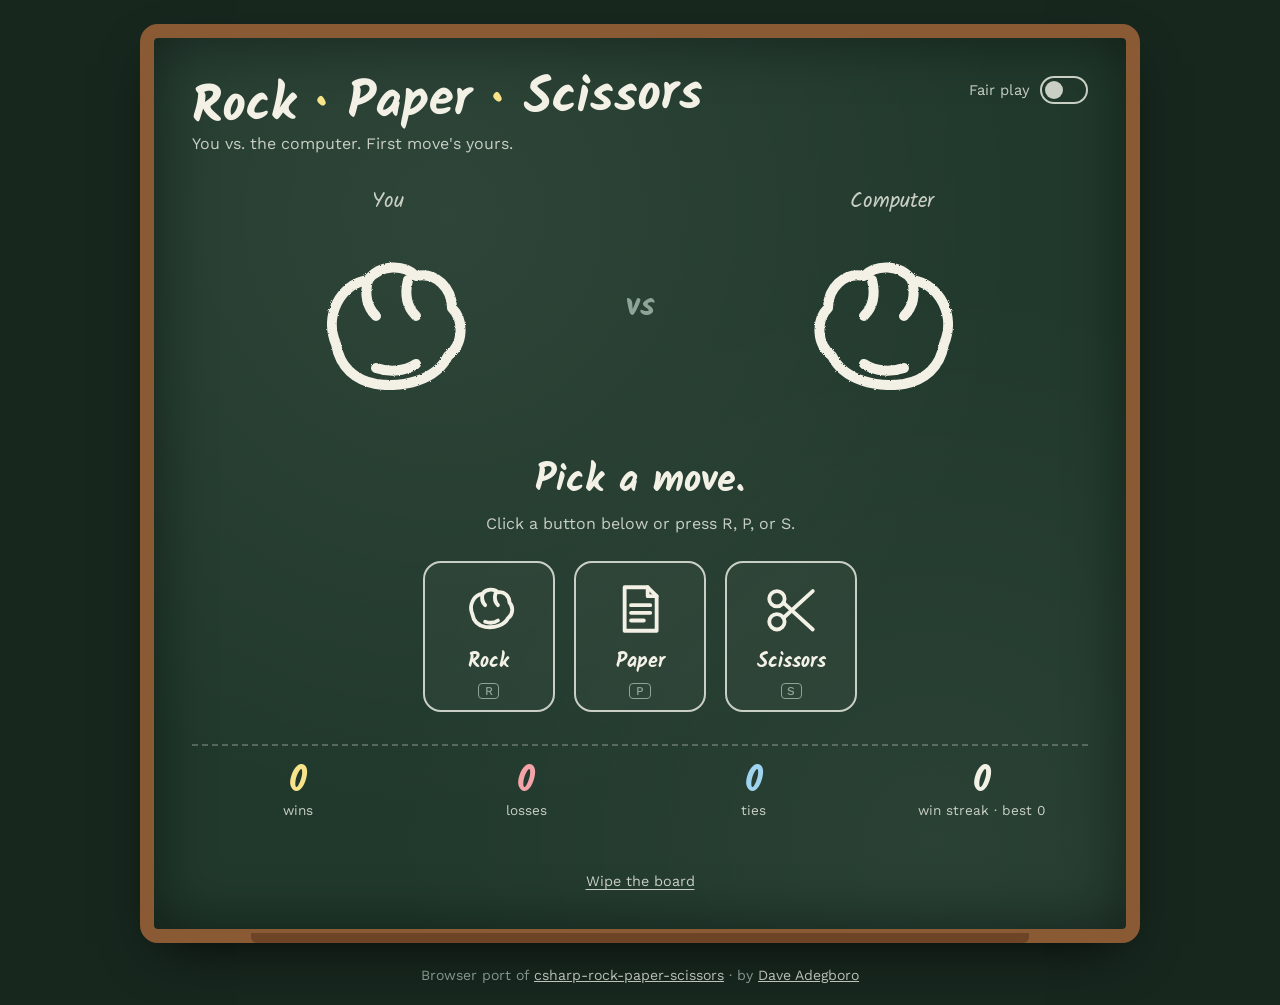
<file: projects/rock-paper-scissors/index.html>
<!DOCTYPE html>
<html lang="en">
<head>
  <meta charset="UTF-8" />
  <meta name="viewport" content="width=device-width, initial-scale=1.0" />
  <title>Rock Paper Scissors · chalkboard edition</title>
  <meta name="description" content="Rock, paper, scissors against the computer, drawn on a chalkboard. A browser port of Dave's C# console game." />
  <link rel="icon" href="data:image/svg+xml,%3Csvg xmlns='http://www.w3.org/2000/svg' viewBox='0 0 64 64'%3E%3Crect width='64' height='64' rx='14' fill='%2321392c'/%3E%3Ccircle cx='32' cy='34' r='15' fill='none' stroke='%23f7e38a' stroke-width='5'/%3E%3C/svg%3E" />
  <link rel="preconnect" href="https://fonts.googleapis.com" />
  <link rel="preconnect" href="https://fonts.gstatic.com" crossorigin />
  <link href="https://fonts.googleapis.com/css2?family=Kalam:wght@400;700&family=Work+Sans:wght@400;500;600;700&display=swap" rel="stylesheet" />
  <style>
    :root { --board: #21392c; --board-2: #2a4637; --chalk: #f3f1e6; --chalk-2: #c9cfc4; --dim: #8fa397; --yellow: #f7e38a; --pink: #f4a3a8; --blue: #9fd3f0; --wood: #8a5a35;
      --hand: "Kalam", "Comic Sans MS", cursive; --body: "Work Sans", system-ui, sans-serif; }
    * { box-sizing: border-box; }
    html, body { margin: 0; }
    body { font-family: var(--body); background: #17271e; color: var(--chalk); min-height: 100vh; display: flex; flex-direction: column; }
    button { font: inherit; color: inherit; }
    :focus-visible { outline: 3px dashed var(--yellow); outline-offset: 4px; border-radius: 12px; }
    .frame { width: min(1000px, 100% - 1.5rem); margin: 1.5rem auto; flex: 1; border: 14px solid var(--wood); border-radius: 18px; background:
      radial-gradient(ellipse at 30% 20%, rgba(255,255,255,.06), transparent 60%), radial-gradient(ellipse at 80% 90%, rgba(255,255,255,.04), transparent 50%), var(--board);
      box-shadow: inset 0 0 60px rgba(0,0,0,.45), 0 20px 50px -20px rgba(0,0,0,.8); padding: clamp(1rem, 4vw, 2.4rem); position: relative; }
    .frame::after { content: ""; position: absolute; left: 10%; right: 10%; bottom: -14px; height: 10px; background: #6d4426; border-radius: 0 0 6px 6px; }
    header { display: flex; justify-content: space-between; align-items: flex-start; gap: 1rem; flex-wrap: wrap; }
    h1 { font: 700 clamp(2rem, 5vw, 3.2rem)/1 var(--hand); margin: 0; transform: rotate(-1.5deg); }
    h1 span { color: var(--yellow); }
    .sub { color: var(--chalk-2); margin: .4rem 0 0; }
    .mode { display: flex; align-items: center; gap: .6rem; font-size: .92rem; color: var(--chalk-2); }
    .switch { position: relative; width: 48px; height: 28px; border-radius: 999px; border: 2px solid var(--chalk-2); background: transparent; cursor: pointer; }
    .switch::after { content: ""; position: absolute; top: 3px; left: 3px; width: 18px; height: 18px; border-radius: 50%; background: var(--chalk-2); transition: transform .25s cubic-bezier(.3,1.5,.5,1), background .2s; }
    .switch[aria-checked="true"] { border-color: var(--yellow); }
    .switch[aria-checked="true"]::after { transform: translateX(20px); background: var(--yellow); }
    .arena { display: grid; grid-template-columns: 1fr auto 1fr; align-items: center; gap: 1rem; margin: 2rem 0 1.4rem; text-align: center; }
    .side h2 { font: 400 1.3rem var(--hand); margin: 0 0 .6rem; color: var(--chalk-2); }
    .hand { width: min(200px, 34vw); aspect-ratio: 1; margin: 0 auto; display: grid; place-items: center; }
    .hand svg { width: 100%; height: 100%; fill: none; stroke: var(--chalk); stroke-width: 5; stroke-linecap: round; stroke-linejoin: round; filter: url(#chalky); }
    .hand.cpu svg { transform: scaleX(-1); }
    .hand.shaking svg { animation: pump .32s ease-in-out 3; transform-origin: 50% 80%; }
    .hand.cpu.shaking svg { animation-name: pumpFlip; }
    @keyframes pump { 50% { transform: translateY(-22px) rotate(-8deg); } }
    @keyframes pumpFlip { 0%,100% { transform: scaleX(-1); } 50% { transform: scaleX(-1) translateY(-22px) rotate(-8deg); } }
    .hand.win svg { stroke: var(--yellow); }
    .hand.lose svg { stroke: var(--dim); }
    .vs { font: 700 2rem var(--hand); color: var(--dim); min-width: 5ch; }
    .vs.call { color: var(--yellow); transform: scale(1.15); transition: transform .15s; }
    .verdict { font: 700 clamp(1.6rem, 4vw, 2.4rem) var(--hand); text-align: center; min-height: 1.4em; margin: 0; }
    .verdict.win { color: var(--yellow); } .verdict.lose { color: var(--pink); } .verdict.tie { color: var(--blue); }
    .explain { text-align: center; color: var(--chalk-2); min-height: 1.5em; margin: .2rem 0 1.4rem; }
    .moves { display: flex; justify-content: center; gap: clamp(.6rem, 2vw, 1.2rem); flex-wrap: wrap; }
    .move { display: flex; flex-direction: column; align-items: center; gap: .3rem; width: 132px; padding: .9rem .6rem .7rem; border-radius: 18px; border: 2.5px solid var(--chalk-2); background: rgba(255,255,255,.03); cursor: pointer; transition: transform .15s cubic-bezier(.3,1.6,.5,1), border-color .2s, background .2s; }
    .move svg { width: 64px; height: 64px; fill: none; stroke: currentColor; stroke-width: 6; stroke-linecap: round; stroke-linejoin: round; }
    .move b { font: 700 1.25rem var(--hand); }
    .move kbd { font: 500 .75rem var(--body); color: var(--dim); border: 1px solid var(--dim); padding: 0 .35rem; border-radius: 4px; }
    .move:hover:not(:disabled) { transform: translateY(-5px) rotate(-2deg); border-color: var(--yellow); color: var(--yellow); }
    .move:active:not(:disabled) { transform: scale(.95); }
    .move:disabled { opacity: .45; cursor: wait; }
    .board { display: grid; grid-template-columns: repeat(4, 1fr); gap: 1rem; margin-top: 2rem; padding-top: 1.2rem; border-top: 2px dashed rgba(243,241,230,.25); text-align: center; }
    .tally b { display: block; font: 700 2.2rem/1 var(--hand); }
    .tally span { color: var(--chalk-2); font-size: .85rem; }
    .tally.w b { color: var(--yellow); } .tally.l b { color: var(--pink); } .tally.t b { color: var(--blue); }
    .history { display: flex; justify-content: center; gap: .35rem; margin: 1.2rem 0 0; padding: 0; list-style: none; min-height: 18px; flex-wrap: wrap; }
    .history li { width: 14px; height: 14px; border-radius: 50%; border: 2px solid var(--chalk-2); animation: pop .3s cubic-bezier(.3,1.6,.5,1); }
    .history li.win { background: var(--yellow); border-color: var(--yellow); } .history li.lose { background: var(--pink); border-color: var(--pink); } .history li.tie { background: transparent; border-color: var(--blue); }
    @keyframes pop { from { transform: scale(0); } }
    .tools { display: flex; justify-content: center; gap: 1rem; margin-top: 1rem; }
    .link { background: none; border: 0; color: var(--chalk-2); text-decoration: underline; text-underline-offset: 3px; cursor: pointer; font-size: .9rem; }
    .link:hover { color: var(--chalk); }
    footer { text-align: center; color: var(--dim); font-size: .88rem; padding: 0 1rem 1.4rem; }
    footer a { color: var(--chalk-2); }
    .sr-only { position: absolute; width: 1px; height: 1px; overflow: hidden; clip: rect(0 0 0 0); }
    @media (max-width: 640px) { .move { width: 30%; } .move svg { width: 48px; height: 48px; } .board { grid-template-columns: repeat(2, 1fr); } .vs { font-size: 1.4rem; min-width: 3ch; } }
    @media (prefers-reduced-motion: reduce) { * { animation: none !important; transition: none !important; } }
  </style>
</head>
<body>
  <svg width="0" height="0" style="position:absolute" aria-hidden="true">
    <filter id="chalky"><feTurbulence type="fractalNoise" baseFrequency="1.2" numOctaves="2" result="n"/><feDisplacementMap in="SourceGraphic" in2="n" scale="2.5"/></filter>
    <symbol id="rock" viewBox="0 0 100 100"><path d="M24 58c-6-14 2-30 16-32 6-8 18-8 24-2 10-2 18 6 18 16 6 6 6 18-2 24-6 12-22 16-36 14-10-2-18-8-20-20z"/><path d="M40 26c-2 8 0 14 4 18M60 26c-2 8 0 14 4 18M44 70c6 2 14 2 20-2"/></symbol>
    <symbol id="paper" viewBox="0 0 100 100"><path d="M26 16h36l14 14v54H26z"/><path d="M62 16v14h14M36 44h30M36 56h30M36 68h20"/></symbol>
    <symbol id="scissors" viewBox="0 0 100 100"><circle cx="28" cy="70" r="12"/><circle cx="28" cy="34" r="12"/><path d="M38 64L84 22M38 40l46 42M52 52h0"/></symbol>
    <symbol id="wait" viewBox="0 0 100 100"><path d="M50 22c-14 0-22 8-22 18M50 22c12 0 20 8 20 18 0 12-20 14-20 28M50 82v0"/></symbol>
  </svg>

  <div class="frame">
    <header>
      <div>
        <h1>Rock <span>·</span> Paper <span>·</span> Scissors</h1>
        <p class="sub">You vs. the computer. First move's yours.</p>
      </div>
      <div class="mode">
        <span id="mode-label">Fair play</span>
        <button class="switch" id="smart" role="switch" aria-checked="false" aria-labelledby="mode-label" title="Smart mode: the computer starts reading your habits"></button>
      </div>
    </header>

    <div class="arena" aria-live="polite">
      <div class="side"><h2>You</h2><div class="hand you" id="you"><svg><use href="#rock"/></svg></div></div>
      <div class="vs" id="vs">vs</div>
      <div class="side"><h2>Computer</h2><div class="hand cpu" id="cpu"><svg><use href="#rock"/></svg></div></div>
    </div>

    <p class="verdict" id="verdict">Pick a move.</p>
    <p class="explain" id="explain">Click a button below or press R, P, or S.</p>

    <div class="moves" role="group" aria-label="Your move">
      <button class="move" data-move="rock"><svg aria-hidden="true"><use href="#rock"/></svg><b>Rock</b><kbd>R</kbd></button>
      <button class="move" data-move="paper"><svg aria-hidden="true"><use href="#paper"/></svg><b>Paper</b><kbd>P</kbd></button>
      <button class="move" data-move="scissors"><svg aria-hidden="true"><use href="#scissors"/></svg><b>Scissors</b><kbd>S</kbd></button>
    </div>

    <div class="board">
      <div class="tally w"><b id="wins">0</b><span>wins</span></div>
      <div class="tally l"><b id="losses">0</b><span>losses</span></div>
      <div class="tally t"><b id="ties">0</b><span>ties</span></div>
      <div class="tally"><b id="streak">0</b><span id="streak-label">win streak</span></div>
    </div>
    <ul class="history" id="history" aria-label="Last rounds"></ul>
    <div class="tools"><button class="link" id="reset">Wipe the board</button></div>
  </div>

  <footer>Browser port of <a href="https://github.com/Dave-4u/csharp-rock-paper-scissors">csharp-rock-paper-scissors</a> · by <a href="https://dave-4u.github.io/">Dave Adegboro</a></footer>

  <script>
  (function () {
    "use strict";
    var MOVES = ["rock", "paper", "scissors"];
    var BEATS = { rock: "scissors", paper: "rock", scissors: "paper" };
    var WHY = { "rock>scissors": "Rock crushes scissors.", "paper>rock": "Paper covers rock.", "scissors>paper": "Scissors cut paper." };
    var KEY = "rps-chalk-v1";
    var $ = function (id) { return document.getElementById(id); };
    var s = { wins: 0, losses: 0, ties: 0, streak: 0, best: 0, history: [], counts: { rock: 0, paper: 0, scissors: 0 }, smart: false };
    try { Object.assign(s, JSON.parse(localStorage.getItem(KEY)) || {}); } catch (e) {}
    var busy = false;
    var reduce = window.matchMedia("(prefers-reduced-motion: reduce)").matches;

    function save() { try { localStorage.setItem(KEY, JSON.stringify(s)); } catch (e) {} }
    function setHand(el, move) { el.querySelector("use").setAttribute("href", "#" + move); }
    function cpuMove() {
      if (s.smart) {
        var total = s.counts.rock + s.counts.paper + s.counts.scissors;
        if (total >= 3 && Math.random() < 0.6) {
          var fav = MOVES.slice().sort(function (a, b) { return s.counts[b] - s.counts[a]; })[0];
          return MOVES.filter(function (m) { return BEATS[m] === fav; })[0];
        }
      }
      return MOVES[Math.floor(Math.random() * 3)];
    }
    function render() {
      $("wins").textContent = s.wins; $("losses").textContent = s.losses; $("ties").textContent = s.ties;
      $("streak").textContent = s.streak; $("streak-label").textContent = "win streak · best " + s.best;
      $("history").innerHTML = s.history.slice(-20).map(function (r) { return '<li class="' + r + '" title="' + r + '"></li>'; }).join("");
      $("smart").setAttribute("aria-checked", s.smart ? "true" : "false");
      $("mode-label").textContent = s.smart ? "Smart mode (it's watching you)" : "Fair play";
    }
    function play(move) {
      if (busy) return;
      busy = true;
      document.querySelectorAll(".move").forEach(function (b) { b.disabled = true; });
      var you = $("you"), cpu = $("cpu"), vs = $("vs");
      [you, cpu].forEach(function (h) { h.classList.remove("win", "lose"); setHand(h, "rock"); h.classList.add("shaking"); });
      $("verdict").className = "verdict"; $("verdict").textContent = "…"; $("explain").textContent = "";
      var words = ["Rock…", "Paper…", "Scissors…"], i = 0;
      vs.textContent = words[0];
      var step = reduce ? 0 : 320;
      var t = setInterval(function () {
        i++;
        if (i < 3) { vs.textContent = words[i]; return; }
        clearInterval(t);
        reveal(move);
      }, step);
    }
    function reveal(move) {
      var you = $("you"), cpu = $("cpu"), vs = $("vs");
      var c = cpuMove();
      s.counts[move]++;
      [you, cpu].forEach(function (h) { h.classList.remove("shaking"); });
      setHand(you, move); setHand(cpu, c);
      vs.textContent = "Shoot!"; vs.classList.add("call");
      setTimeout(function () { vs.classList.remove("call"); vs.textContent = "vs"; }, 600);
      var result = move === c ? "tie" : BEATS[move] === c ? "win" : "lose";
      var v = $("verdict"), ex = $("explain");
      v.className = "verdict " + result;
      if (result === "tie") { s.ties++; v.textContent = "Tie. Great minds."; ex.textContent = "You both threw " + move + "."; }
      else if (result === "win") {
        s.wins++; s.streak++; s.best = Math.max(s.best, s.streak);
        you.classList.add("win"); cpu.classList.add("lose");
        v.textContent = s.streak >= 3 ? s.streak + " in a row. You're on a roll!" : "You win!";
        ex.textContent = WHY[move + ">" + c];
      } else {
        s.losses++; s.streak = 0;
        cpu.classList.add("win"); you.classList.add("lose");
        v.textContent = "Computer wins this one.";
        ex.textContent = WHY[c + ">" + move] + (s.smart ? " It's been studying your favourite move." : "");
      }
      s.history.push(result); if (s.history.length > 50) s.history.shift();
      save(); render();
      document.querySelectorAll(".move").forEach(function (b) { b.disabled = false; });
      busy = false;
    }
    document.querySelectorAll(".move").forEach(function (b) { b.addEventListener("click", function () { play(b.getAttribute("data-move")); }); });
    document.addEventListener("keydown", function (e) {
      if (e.metaKey || e.ctrlKey || e.altKey) return;
      var k = e.key.toLowerCase();
      if (k === "r") play("rock"); else if (k === "p") play("paper"); else if (k === "s") play("scissors");
    });
    $("smart").addEventListener("click", function () { s.smart = !s.smart; save(); render(); });
    $("reset").addEventListener("click", function () {
      var smart = s.smart;
      s = { wins: 0, losses: 0, ties: 0, streak: 0, best: 0, history: [], counts: { rock: 0, paper: 0, scissors: 0 }, smart: smart };
      save(); render();
      $("verdict").className = "verdict"; $("verdict").textContent = "Clean board. Pick a move.";
      $("explain").textContent = "";
    });
    render();
  })();
  </script>
</body>
</html>
</file>
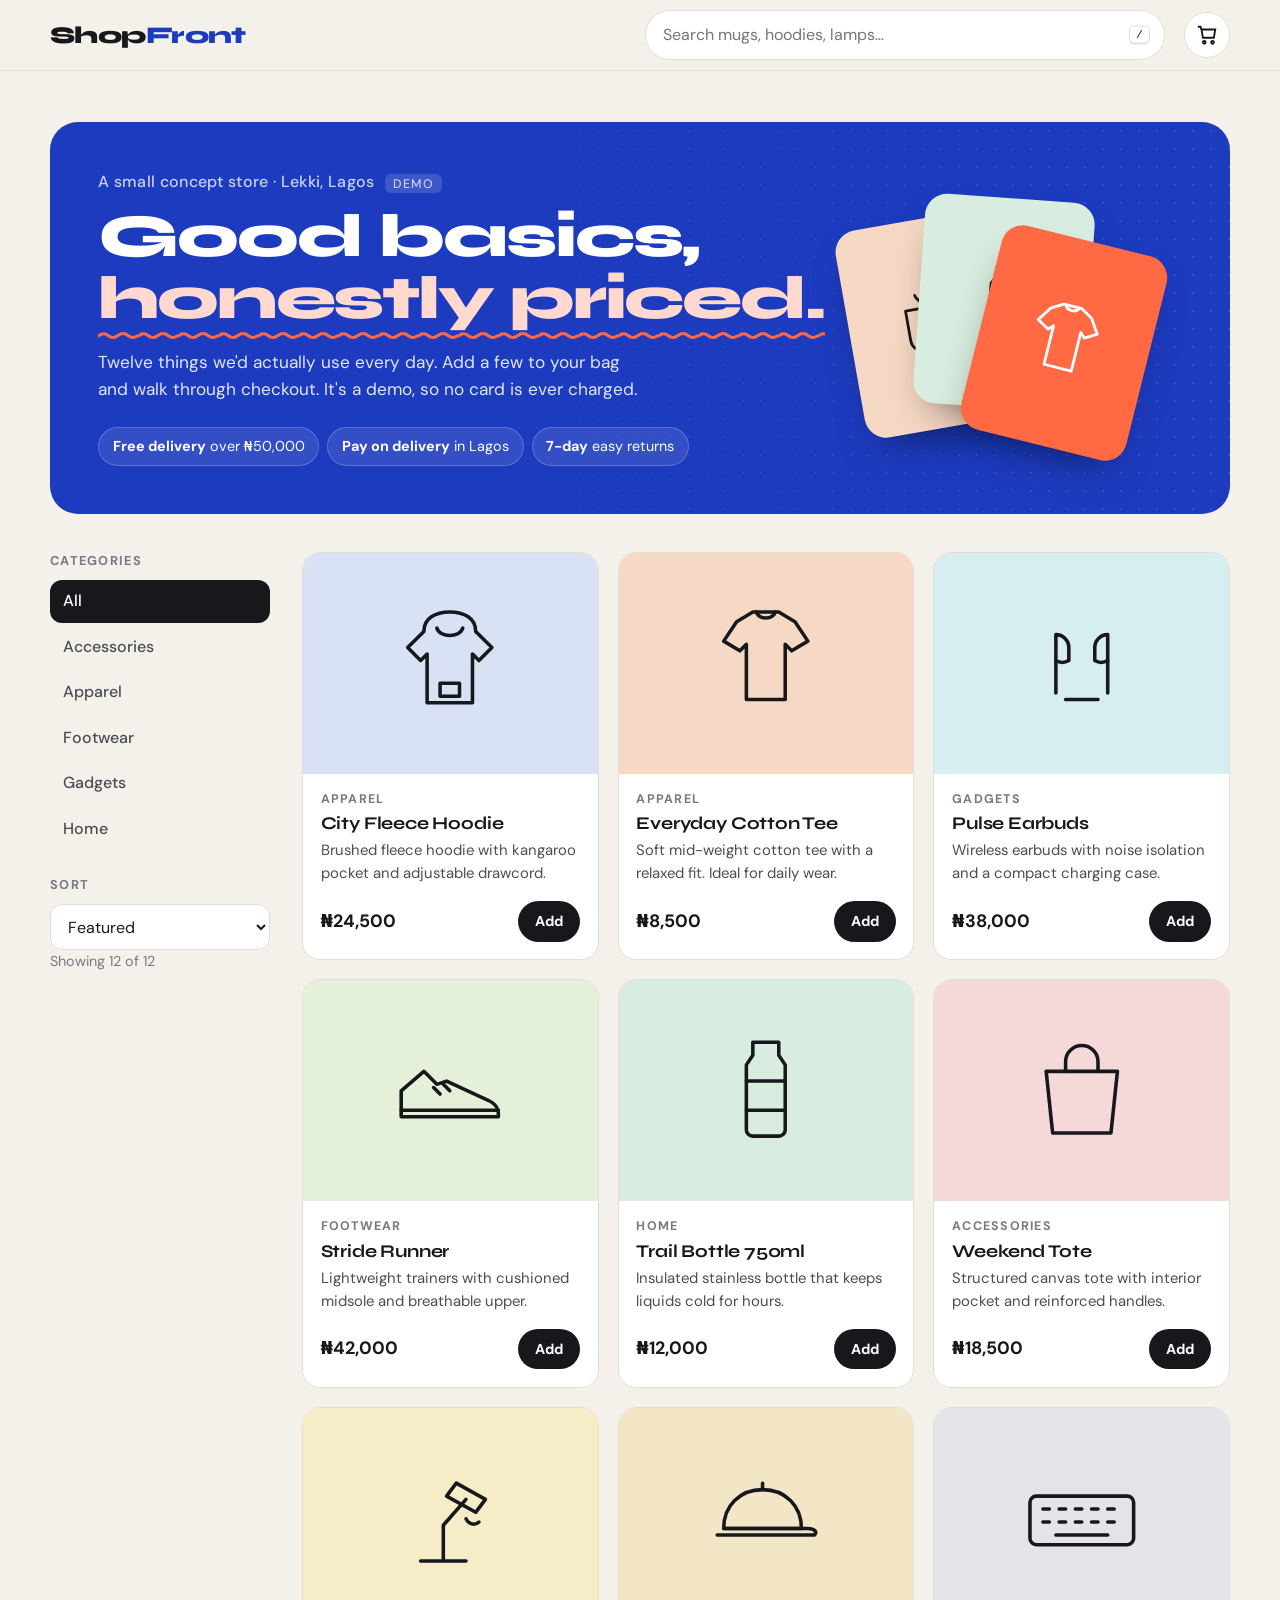
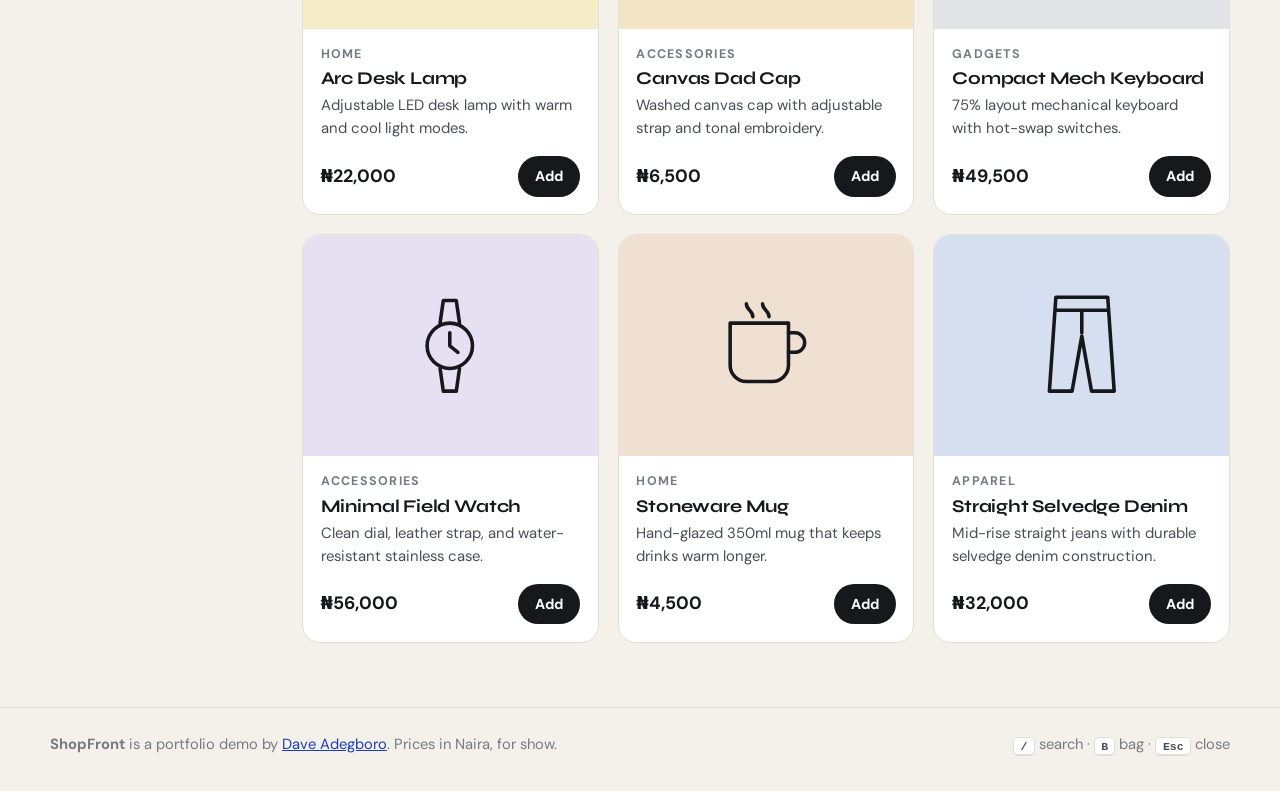
<file: projects/shopfront/index.html>
<!DOCTYPE html>
<html lang="en">
<head>
  <meta charset="UTF-8" />
  <meta name="viewport" content="width=device-width, initial-scale=1.0" />
  <meta name="description" content="ShopFront — a responsive e-commerce storefront demo with catalog, cart, and checkout." />
  <title>ShopFront · Online Store</title>
  <link rel="preconnect" href="https://fonts.googleapis.com" />
  <link rel="preconnect" href="https://fonts.gstatic.com" crossorigin />
  <link href="https://fonts.googleapis.com/css2?family=DM+Sans:opsz,wght@9..40,400;9..40,500;9..40,700&family=Syne:wght@600;700;800&display=swap" rel="stylesheet" />
  <link rel="icon" href="favicon.svg" type="image/svg+xml" />
  <meta name="theme-color" content="#1d3bbf" />
  <link rel="stylesheet" href="styles.css" />
</head>
<body>
  <a class="skip-link" href="#main">Skip to content</a>

  <header class="site-header">
    <div class="container header-inner">
      <a class="logo" href="#" data-view="shop">Shop<span>Front</span></a>
      <div class="header-search">
        <label class="sr-only" for="search-input">Search products</label>
        <input id="search-input" type="search" placeholder="Search mugs, hoodies, lamps…" autocomplete="off" />
        <kbd class="search-kbd" aria-hidden="true">/</kbd>
      </div>
      <nav class="header-actions" aria-label="Store">
        <button type="button" class="icon-btn cart-btn" id="cart-toggle" aria-label="Open bag" title="Open bag (B)">
          <svg width="22" height="22" viewBox="0 0 24 24" fill="none" stroke="currentColor" stroke-width="2" aria-hidden="true">
            <path d="M6 6h15l-1.5 9h-12z" />
            <circle cx="9" cy="20" r="1.5" />
            <circle cx="18" cy="20" r="1.5" />
            <path d="M6 6L5 3H2" />
          </svg>
          <span class="badge" id="cart-count" hidden>0</span>
        </button>
      </nav>
    </div>
  </header>

  <main id="main">
    <section class="hero-banner">
      <div class="container hero-banner-inner">
        <div class="hero-copy">
          <p class="eyebrow">A small concept store · Lekki, Lagos <span class="demo-tag">demo</span></p>
          <h1>Good basics, <span class="squiggle">honestly priced.</span></h1>
          <p class="hero-text">Twelve things we'd actually use every day. Add a few to your bag and walk through checkout. It's a demo, so no card is ever charged.</p>
          <div class="hero-perks">
            <span><b>Free delivery</b> over ₦50,000</span>
            <span><b>Pay on delivery</b> in Lagos</span>
            <span><b>7-day</b> easy returns</span>
          </div>
        </div>
        <div class="hero-stack" aria-hidden="true">
          <div class="stack-card s1"><svg viewBox="0 0 80 80"><path d="M18 26h36v26a10 10 0 0 1-10 10H28a10 10 0 0 1-10-10z"/><path d="M54 32h4a6 6 0 0 1 0 12h-4M28 14c0 4 4 4 4 8M38 14c0 4 4 4 4 8"/></svg></div><div class="stack-card s2"><svg viewBox="0 0 80 80"><path d="M32 10h16v8l4 6v40a4 4 0 0 1-4 4H32a4 4 0 0 1-4-4V24l4-6z"/><path d="M28 34h24M28 52h24"/></svg></div><div class="stack-card s3"><svg viewBox="0 0 80 80"><path d="M22 14l10-6h16l10 6 8 12-10 6-4-4v34H28V28l-4 4-10-6z"/><path d="M34 8c2 5 10 5 12 0"/></svg></div>
        </div>
      </div>
    </section>

    <section class="shop-layout container" id="shop-view">
      <aside class="filters" aria-label="Filters">
        <h2 class="filters-title">Categories</h2>
        <div class="chip-group" id="category-filters" role="group" aria-label="Product categories"></div>
        <h2 class="filters-title">Sort</h2>
        <label class="sr-only" for="sort-select">Sort products</label>
        <select id="sort-select">
          <option value="featured">Featured</option>
          <option value="price-asc">Price: Low to High</option>
          <option value="price-desc">Price: High to Low</option>
          <option value="name">Name A–Z</option>
        </select>
        <p class="result-count" id="result-count"></p>
      </aside>

      <div class="catalog">
        <div class="product-grid" id="product-grid"></div>
        <div class="empty-state" id="empty-catalog" hidden><p><strong>Nothing matches that.</strong> Try a shorter search or another category.</p><button type="button" class="btn btn-ghost btn-sm" id="clear-filters">Clear filters</button></div>
      </div>
    </section>

    <section class="checkout-view container" id="checkout-view" hidden>
      <button type="button" class="link-back" id="back-to-shop">&larr; Continue shopping</button>
      <h1>Checkout</h1>
      <div class="checkout-grid">
        <form class="checkout-form" id="checkout-form" novalidate>
          <fieldset>
            <legend>Contact</legend>
            <div class="field">
              <label for="full-name">Full name</label>
              <input id="full-name" name="fullName" type="text" required autocomplete="name" />
              <span class="field-error" data-for="fullName"></span>
            </div>
            <div class="field">
              <label for="email">Email</label>
              <input id="email" name="email" type="email" required autocomplete="email" />
              <span class="field-error" data-for="email"></span>
            </div>
            <div class="field">
              <label for="phone">Phone</label>
              <input id="phone" name="phone" type="tel" required autocomplete="tel" />
              <span class="field-error" data-for="phone"></span>
            </div>
          </fieldset>
          <fieldset>
            <legend>Shipping address</legend>
            <div class="field">
              <label for="address">Street address</label>
              <input id="address" name="address" type="text" required autocomplete="street-address" />
              <span class="field-error" data-for="address"></span>
            </div>
            <div class="field-row">
              <div class="field">
                <label for="city">City</label>
                <input id="city" name="city" type="text" required autocomplete="address-level2" />
                <span class="field-error" data-for="city"></span>
              </div>
              <div class="field">
                <label for="state">State</label>
                <input id="state" name="state" type="text" required autocomplete="address-level1" />
                <span class="field-error" data-for="state"></span>
              </div>
            </div>
            <div class="field-row">
              <div class="field">
                <label for="zip">Postal code</label>
                <input id="zip" name="zip" type="text" required autocomplete="postal-code" />
                <span class="field-error" data-for="zip"></span>
              </div>
              <div class="field">
                <label for="country">Country</label>
                <input id="country" name="country" type="text" required autocomplete="country-name" value="Nigeria" />
                <span class="field-error" data-for="country"></span>
              </div>
            </div>
          </fieldset>
          <fieldset>
            <legend>Payment (demo)</legend>
            <p class="hint">Demo only. Nothing you type here leaves your browser. Try 4242 4242 4242 4242.</p>
            <div class="field">
              <label for="card-name">Name on card</label>
              <input id="card-name" name="cardName" type="text" required autocomplete="cc-name" />
              <span class="field-error" data-for="cardName"></span>
            </div>
            <div class="field">
              <label for="card-number">Card number <span class="card-brand" id="card-brand" aria-live="polite"></span></label>
              <input id="card-number" name="cardNumber" type="text" inputmode="numeric" required placeholder="4242 4242 4242 4242" autocomplete="cc-number" />
              <span class="field-error" data-for="cardNumber"></span>
            </div>
            <div class="field-row">
              <div class="field">
                <label for="card-expiry">Expiry (MM/YY)</label>
                <input id="card-expiry" name="cardExpiry" type="text" required placeholder="12/28" autocomplete="cc-exp" />
                <span class="field-error" data-for="cardExpiry"></span>
              </div>
              <div class="field">
                <label for="card-cvc">CVC</label>
                <input id="card-cvc" name="cardCvc" type="text" inputmode="numeric" required placeholder="123" autocomplete="cc-csc" />
                <span class="field-error" data-for="cardCvc"></span>
              </div>
            </div>
          </fieldset>
          <button type="submit" class="btn btn-primary btn-block">Place order</button>
        </form>
        <aside class="order-summary" aria-label="Order summary">
          <h2>Order summary</h2>
          <ul class="summary-lines" id="checkout-lines"></ul>
          <div class="summary-totals">
            <div><span>Subtotal</span><strong id="checkout-subtotal">₦0</strong></div>
            <div><span>Shipping</span><strong id="checkout-shipping">₦0</strong></div>
            <div class="total"><span>Total</span><strong id="checkout-total">₦0</strong></div>
          </div>
        </aside>
      </div>
    </section>

    <section class="success-view container" id="success-view" hidden>
      <div class="success-card">
        <div class="success-icon" aria-hidden="true">✓</div>
        <h1>Order placed</h1>
        <p id="success-message">Thanks for trying ShopFront. This was a demo checkout — nothing was charged.</p>
        <p class="order-id" id="order-id"></p>
        <button type="button" class="btn btn-primary" id="shop-again">Back to shop</button>
      </div>
    </section>
  </main>

  <div class="cart-drawer" id="cart-drawer" hidden>
    <div class="cart-backdrop" id="cart-backdrop"></div>
    <aside class="cart-panel" role="dialog" aria-modal="true" aria-labelledby="cart-title">
      <div class="cart-header">
        <h2 id="cart-title">Your bag</h2>
        <button type="button" class="icon-btn" id="cart-close" aria-label="Close cart">×</button>
      </div>
      <div class="cart-body" id="cart-body"></div>
      <div class="cart-footer" id="cart-footer">
        <div class="ship-nudge" id="ship-nudge" hidden>
          <p class="ship-text"></p>
          <div class="ship-track"><div class="ship-fill"></div></div>
        </div>
        <div class="cart-total-row">
          <span>Subtotal</span>
          <strong id="cart-subtotal">₦0</strong>
        </div>
        <button type="button" class="btn btn-primary btn-block" id="go-checkout">Checkout</button>
      </div>
    </aside>
  </div>

  <div class="modal" id="product-modal" hidden>
    <div class="modal-backdrop" id="modal-backdrop"></div>
    <div class="modal-panel" role="dialog" aria-modal="true" aria-labelledby="modal-title">
      <button type="button" class="icon-btn modal-close" id="modal-close" aria-label="Close">×</button>
      <div class="modal-content" id="modal-content"></div>
    </div>
  </div>

  <footer class="site-footer">
    <div class="container footer-inner">
      <p><strong>ShopFront</strong> is a portfolio demo by <a href="https://dave-4u.github.io/">Dave Adegboro</a>. Prices in Naira, for show.</p>
      <p class="shortcuts"><kbd>/</kbd> search · <kbd>B</kbd> bag · <kbd>Esc</kbd> close</p>
    </div>
  </footer>

  <div class="toast" id="toast" role="status" aria-live="polite"></div>

  <script src="app.js"></script>
</body>
</html>
</file>
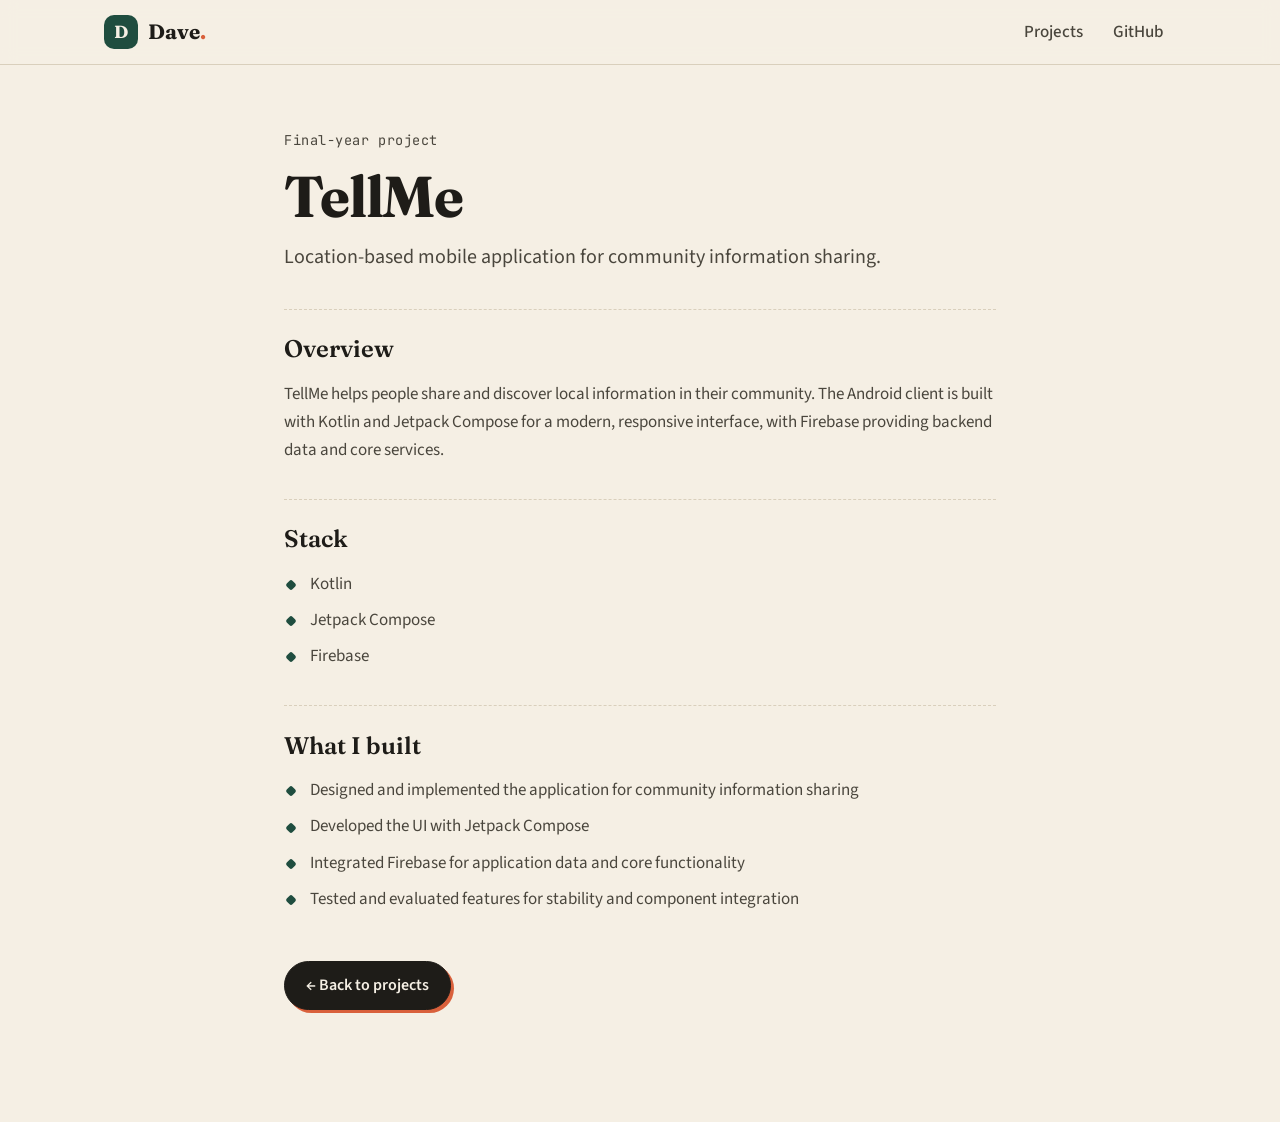
<file: projects/tellme/index.html>
<!DOCTYPE html>
<html lang="en">
<head>
  <meta charset="UTF-8" />
  <meta name="viewport" content="width=device-width, initial-scale=1.0" />
  <title>TellMe · Dave Adegboro</title>
  <link rel="icon" href="../../assets/favicon.svg" type="image/svg+xml" />
  <link rel="stylesheet" href="https://fonts.googleapis.com/css2?family=Fraunces:opsz,wght@9..144,600;9..144,700&family=Source+Sans+3:wght@400;600&family=JetBrains+Mono&display=swap" />
  <link rel="stylesheet" href="../../css/styles.css" />
  <link rel="stylesheet" href="../../css/sub.css" />
  <script>try{var t=localStorage.getItem("dave-theme");if(t)document.documentElement.setAttribute("data-theme",t)}catch(e){}</script>
</head>
<body>
  <header class="site-header">
    <div class="container header-inner">
      <a class="logo" href="../../"><span class="logo-mark" aria-hidden="true">D</span><span>Dave<span class="logo-dot">.</span></span></a>
      <nav class="nav" aria-label="Primary">
        <a href="../../#projects">Projects</a>
        <a href="https://github.com/Dave-4u" target="_blank" rel="noopener noreferrer">GitHub</a>
      </nav>
    </div>
  </header>
  <main id="main" class="section">
    <div class="container narrow">
      <p class="eyebrow">Final-year project</p>
      <h1>TellMe</h1>
      <p class="lead">
        Location-based mobile application for community information sharing.
      </p>
      <h2>Overview</h2>
      <p>
        TellMe helps people share and discover local information in their community.
        The Android client is built with Kotlin and Jetpack Compose for a modern,
        responsive interface, with Firebase providing backend data and core services.
      </p>
      <h2>Stack</h2>
      <ul class="about-list">
        <li>Kotlin</li>
        <li>Jetpack Compose</li>
        <li>Firebase</li>
      </ul>
      <h2>What I built</h2>
      <ul class="about-list">
        <li>Designed and implemented the application for community information sharing</li>
        <li>Developed the UI with Jetpack Compose</li>
        <li>Integrated Firebase for application data and core functionality</li>
        <li>Tested and evaluated features for stability and component integration</li>
      </ul>
      <p><a class="btn btn-primary" href="../../#projects">&larr; Back to projects</a></p>
    </div>
  </main>
</body>
</html>
</file>
<file: css/styles.css>
/* Dave's portfolio — "field notes" theme: warm paper, ink, forest green, terracotta highlights. */

:root {
  --paper: #f5efe4;
  --paper-2: #ece4d4;
  --card: #fbf8f2;
  --ink: #1e1c18;
  --ink-2: #4a463d;
  --muted: #6d675b;
  --line: #d9cfbc;
  --forest: #1f4d3f;
  --forest-2: #2b6a57;
  --clay: #d9603b;
  --clay-soft: rgba(217, 96, 59, 0.18);
  --marker: rgba(242, 190, 76, 0.55);
  --shadow: 0 1px 0 rgba(30, 28, 24, 0.06), 0 10px 30px -18px rgba(30, 28, 24, 0.35);
  --radius: 14px;
  --display: "Fraunces", Georgia, "Times New Roman", serif;
  --body: "Source Sans 3", "Segoe UI", system-ui, sans-serif;
  --mono: "JetBrains Mono", ui-monospace, Consolas, monospace;
  --nav-h: 68px;
}

[data-theme="dark"] {
  --paper: #161a17;
  --paper-2: #1d231f;
  --card: #1f2621;
  --ink: #efe9dd;
  --ink-2: #cfc8b9;
  --muted: #a39d8f;
  --line: #333c35;
  --forest: #7cc4a6;
  --forest-2: #9ad6bc;
  --clay: #f08a64;
  --clay-soft: rgba(240, 138, 100, 0.18);
  --marker: rgba(242, 190, 76, 0.28);
  --shadow: 0 1px 0 rgba(0, 0, 0, 0.3), 0 14px 30px -18px rgba(0, 0, 0, 0.8);
}

*, *::before, *::after { box-sizing: border-box; margin: 0; padding: 0; }

html { scroll-behavior: smooth; scroll-padding-top: calc(var(--nav-h) + 12px); }

body {
  font-family: var(--body);
  font-size: 1.0625rem;
  line-height: 1.65;
  color: var(--ink);
  background-color: var(--paper);
  background-image: radial-gradient(var(--line) 0.6px, transparent 0.6px);
  background-size: 22px 22px;
  overflow-x: hidden;
  transition: background-color 0.3s ease, color 0.3s ease;
}

a { color: var(--forest); text-underline-offset: 3px; }
a:hover { color: var(--clay); }
img { max-width: 100%; display: block; }
ul, ol { list-style: none; }

:focus-visible { outline: 3px solid var(--clay); outline-offset: 3px; border-radius: 6px; }

.skip-link {
  position: absolute; left: 1rem; top: -60px; z-index: 200;
  background: var(--ink); color: var(--paper); padding: 0.6rem 1rem; border-radius: 8px;
}
.skip-link:focus { top: 1rem; }

.container { max-width: 1120px; margin: 0 auto; padding: 0 24px; }
section { padding: 96px 0; position: relative; }

/* ---------- Nav ---------- */
.navbar {
  position: fixed; inset: 0 0 auto 0; z-index: 100; height: var(--nav-h);
  background: color-mix(in srgb, var(--paper) 86%, transparent);
  backdrop-filter: blur(10px);
  border-bottom: 1px solid transparent;
  transition: border-color 0.25s ease, background-color 0.3s ease;
}
.navbar.scrolled { border-bottom-color: var(--line); }
.nav-container {
  max-width: 1120px; height: 100%; margin: 0 auto; padding: 0 24px;
  display: flex; align-items: center; justify-content: space-between; gap: 1rem;
}
.logo {
  display: inline-flex; align-items: center; gap: 0.6rem; text-decoration: none;
  font-family: var(--display); font-weight: 700; font-size: 1.35rem; color: var(--ink);
}
.logo:hover { color: var(--ink); }
.logo-mark {
  display: inline-grid; place-items: center; width: 34px; height: 34px; border-radius: 10px;
  background: var(--forest); color: var(--paper); font-family: var(--display); font-size: 1.1rem;
  transition: transform 0.3s cubic-bezier(.3,1.6,.5,1);
}
.logo:hover .logo-mark { transform: rotate(-8deg) scale(1.06); }
.logo-dot { color: var(--clay); }

.nav-menu { display: flex; gap: 0.25rem; }
.nav-link {
  position: relative; display: block; padding: 0.45rem 0.75rem; border-radius: 999px;
  color: var(--ink-2); text-decoration: none; font-weight: 500; font-size: 0.97rem;
  transition: color 0.2s ease, background-color 0.2s ease;
}
.nav-link:hover { color: var(--ink); background: var(--paper-2); }
.nav-link.active { color: var(--paper); background: var(--ink); }

.nav-actions { display: flex; align-items: center; gap: 0.5rem; }
.icon-btn {
  width: 40px; height: 40px; border-radius: 50%; border: 1px solid var(--line);
  background: var(--card); color: var(--ink); cursor: pointer; font-size: 1rem;
  transition: transform 0.2s ease, border-color 0.2s ease;
}
.icon-btn:hover { transform: rotate(-15deg); border-color: var(--ink-2); }

.nav-toggle {
  display: none; flex-direction: column; justify-content: center; gap: 5px;
  width: 40px; height: 40px; border-radius: 10px; border: 1px solid var(--line);
  background: var(--card); cursor: pointer; padding: 0 10px;
}
.nav-toggle .bar { height: 2px; background: var(--ink); border-radius: 2px; transition: transform 0.25s ease, opacity 0.2s ease; }
.nav-toggle.active .bar:nth-child(1) { transform: translateY(7px) rotate(45deg); }
.nav-toggle.active .bar:nth-child(2) { opacity: 0; }
.nav-toggle.active .bar:nth-child(3) { transform: translateY(-7px) rotate(-45deg); }

.read-progress { position: absolute; left: 0; right: 0; bottom: -1px; height: 2px; }
.read-progress span { display: block; height: 100%; width: 0; background: var(--clay); transition: width 0.1s linear; }

/* ---------- Buttons ---------- */
.btn {
  display: inline-flex; align-items: center; gap: 0.55rem; padding: 0.8rem 1.3rem;
  border-radius: 999px; font: 600 1rem var(--body); text-decoration: none; cursor: pointer;
  border: 1.5px solid var(--ink);
  transition: transform 0.18s ease, box-shadow 0.18s ease, background-color 0.2s ease, color 0.2s ease;
}
.btn-primary { background: var(--ink); color: var(--paper); box-shadow: 3px 3px 0 var(--clay); }
.btn-primary:hover { color: var(--paper); transform: translate(-2px, -2px); box-shadow: 5px 5px 0 var(--clay); }
.btn-primary:active { transform: translate(1px, 1px); box-shadow: 1px 1px 0 var(--clay); }
.btn-ghost { background: transparent; color: var(--ink); }
.btn-ghost:hover { background: var(--ink); color: var(--paper); }

/* ---------- Hero ---------- */
.hero { padding: calc(var(--nav-h) + 72px) 0 88px; min-height: 92vh; display: flex; align-items: center; }
.hero-grid { display: grid; grid-template-columns: 1.25fr 0.85fr; gap: 64px; align-items: center; }
.hero-greeting {
  display: inline-flex; align-items: center; gap: 0.55rem;
  font-family: var(--mono); font-size: 0.9rem; color: var(--muted); letter-spacing: 0.02em;
}
.status-dot { width: 9px; height: 9px; border-radius: 50%; background: #3fa66b; box-shadow: 0 0 0 0 rgba(63,166,107,.6); animation: pulse 2.4s infinite; }
@keyframes pulse { 0% { box-shadow: 0 0 0 0 rgba(63,166,107,.55); } 70% { box-shadow: 0 0 0 10px rgba(63,166,107,0); } 100% { box-shadow: 0 0 0 0 rgba(63,166,107,0); } }
.hero-name {
  font-family: var(--display); font-weight: 700; line-height: 1.02; letter-spacing: -0.02em;
  font-size: clamp(2.8rem, 7vw, 5.2rem); margin: 0.6rem 0 1rem; font-variation-settings: "opsz" 144;
}
.hero-title { display: flex; flex-wrap: wrap; gap: 0.4rem 0.5rem; margin-bottom: 1.4rem; }
.hero-title span {
  font-family: var(--mono); font-size: 0.82rem; padding: 0.3rem 0.7rem; border-radius: 6px;
  border: 1px dashed var(--line); color: var(--ink-2); background: var(--card);
}
.hero-description { font-size: 1.18rem; color: var(--ink-2); max-width: 36em; }
.hero-buttons { display: flex; flex-wrap: wrap; gap: 0.9rem; margin: 2rem 0 1.6rem; }
.social-links { display: flex; align-items: center; gap: 0.6rem; color: var(--muted); font-size: 0.95rem; }
.social-link {
  display: grid; place-items: center; width: 40px; height: 40px; border-radius: 50%;
  border: 1px solid var(--line); color: var(--ink); font-size: 1.1rem; text-decoration: none;
  transition: transform 0.2s ease, background-color 0.2s ease, color 0.2s ease;
}
.social-link:hover { background: var(--forest); color: var(--paper); transform: translateY(-3px); }

.hero-image { position: relative; justify-self: center; }
.photo-frame {
  position: relative; width: min(360px, 80vw); aspect-ratio: 5 / 6.3; border-radius: 22px; overflow: hidden;
  border: 1.5px solid var(--ink); box-shadow: 10px 10px 0 var(--forest);
  transform: rotate(1.5deg); transition: transform 0.4s cubic-bezier(.3,1.4,.5,1), box-shadow 0.4s ease;
}
.photo-frame:hover { transform: rotate(0deg) translateY(-4px); box-shadow: 14px 14px 0 var(--clay); }
.photo-frame img { width: 100%; height: 100%; object-fit: cover; }
.photo-tag {
  position: absolute; left: -18px; bottom: 26px; padding: 0.45rem 0.8rem; border-radius: 8px;
  background: var(--card); border: 1px solid var(--line); box-shadow: var(--shadow);
  font-family: var(--mono); font-size: 0.78rem; color: var(--ink-2); transform: rotate(-3deg);
}

/* Annotation highlight — a nod to the work itself */
mark.note {
  position: relative; color: inherit; padding: 0 0.15em; border-radius: 3px;
  background: linear-gradient(transparent 55%, var(--marker) 55%);
  transition: background 0.3s ease;
}
mark.note::after {
  content: attr(data-note); position: absolute; left: 50%; top: -1.9em; transform: translate(-50%, 4px);
  font: 500 0.7rem var(--mono); padding: 0.15rem 0.45rem; border-radius: 4px; white-space: nowrap;
  background: var(--ink); color: var(--paper); opacity: 0; pointer-events: none; transition: opacity .2s ease, transform .2s ease;
}
mark.note:hover { background: linear-gradient(transparent 20%, var(--marker) 20%); }
mark.note:hover::after { opacity: 1; transform: translate(-50%, 0); }

/* ---------- Section heads ---------- */
.section-head { margin-bottom: 2.8rem; }
.section-index { font-family: var(--mono); font-size: 0.85rem; color: var(--clay); letter-spacing: 0.08em; }
.section-index::after { content: ""; display: inline-block; width: 44px; height: 1px; background: var(--clay); margin-left: 0.6rem; vertical-align: middle; }
.section-title { font-family: var(--display); font-weight: 600; font-size: clamp(2rem, 4vw, 2.8rem); letter-spacing: -0.015em; line-height: 1.1; margin-top: 0.4rem; }
.section-subtitle { color: var(--muted); margin-top: 0.5rem; font-size: 1.05rem; }

/* ---------- About ---------- */
.about { background: var(--card); border-block: 1px solid var(--line); }
.about-grid { display: grid; grid-template-columns: 0.7fr 1.3fr; gap: 56px; }
.about-text p { margin-bottom: 1.1rem; color: var(--ink-2); }
.about-text .lede { font-size: 1.28rem; color: var(--ink); line-height: 1.55; }
.education-line { padding: 1rem 1.2rem; border-left: 3px solid var(--forest); background: var(--paper); border-radius: 0 10px 10px 0; font-size: 0.98rem; }
.stats { display: grid; grid-template-columns: repeat(3, 1fr); gap: 1rem; margin-top: 1.8rem; }
.stat { padding: 1.1rem 1.2rem; border: 1px solid var(--line); border-radius: var(--radius); background: var(--paper); transition: transform .2s ease, border-color .2s ease; }
.stat:hover { transform: translateY(-3px); border-color: var(--forest); }
.stat dt { font-family: var(--display); font-weight: 700; font-size: 2.3rem; line-height: 1; color: var(--forest); }
.stat dd { margin-top: 0.4rem; color: var(--muted); font-size: 0.93rem; }

/* ---------- Services ---------- */
.services-list { display: grid; grid-template-columns: repeat(3, 1fr); border-top: 1.5px solid var(--ink); counter-reset: svc; }
.service { counter-increment: svc; padding: 1.8rem 1.6rem 2rem 0; border-right: 1px solid var(--line); position: relative; transition: background-color .25s ease; }
.service + .service { padding-left: 1.6rem; }
.service:last-child { border-right: 0; }
.service::before { content: "0" counter(svc); position: absolute; top: 1.8rem; right: 1.4rem; font: 500 0.8rem var(--mono); color: var(--muted); }
.service-icon {
  width: 52px; height: 52px; border-radius: 14px; display: grid; place-items: center; font-size: 1.3rem;
  background: var(--clay-soft); color: var(--clay); margin-bottom: 1.2rem; transition: transform .3s cubic-bezier(.3,1.6,.5,1);
}
.service:hover .service-icon { transform: rotate(-8deg) scale(1.08); }
.service h3 { font-family: var(--display); font-weight: 600; font-size: 1.35rem; margin-bottom: 0.6rem; }
.service p { color: var(--ink-2); }

/* ---------- Skills ---------- */
.skills-grid { columns: 2 340px; column-gap: 1.25rem; }
.skill-category {
  break-inside: avoid; margin-bottom: 1.25rem; padding: 1.4rem; border-radius: var(--radius);
  background: var(--card); border: 1px solid var(--line); transition: border-color .2s ease, transform .2s ease, box-shadow .2s ease;
}
.skill-category:hover, .skill-category:focus-visible { border-color: var(--ink-2); transform: translateY(-2px); box-shadow: var(--shadow); }
.skill-category h3 { font-family: var(--display); font-weight: 600; font-size: 1.15rem; margin-bottom: 0.9rem; }
.skill-tags { display: flex; flex-wrap: wrap; gap: 0.45rem; }
.skill-tags span {
  font-size: 0.9rem; padding: 0.3rem 0.75rem; border-radius: 999px; background: var(--paper);
  border: 1px solid var(--line); color: var(--ink-2); transition: background-color .2s ease, color .2s ease, border-color .2s ease;
}
.skill-category:hover .skill-tags span, .skill-category:focus-visible .skill-tags span { border-color: var(--forest); }
.skill-tags span:hover { background: var(--forest); color: var(--paper); }

/* ---------- Experience timeline ---------- */
.experience { background: var(--card); border-block: 1px solid var(--line); }
.timeline { position: relative; }
.timeline::before { content: ""; position: absolute; left: 210px; top: 8px; bottom: 8px; width: 2px; background: repeating-linear-gradient(var(--line) 0 6px, transparent 6px 12px); }
.timeline-item { display: grid; grid-template-columns: 210px 1fr; gap: 2.4rem; padding-bottom: 2.6rem; position: relative; }
.timeline-item:last-child { padding-bottom: 0; }
.timeline-item::before {
  content: ""; position: absolute; left: 204px; top: 8px; width: 14px; height: 14px; border-radius: 50%;
  background: var(--card); border: 2.5px solid var(--forest); transition: background-color .2s ease, transform .2s ease;
}
.timeline-item:hover::before { background: var(--clay); border-color: var(--clay); transform: scale(1.25); }
.cert-date { font-family: var(--mono); font-size: 0.85rem; color: var(--muted); padding-top: 2px; text-align: right; padding-right: 1rem; }
.timeline-body h3 { font-family: var(--display); font-weight: 600; font-size: 1.4rem; margin-bottom: 0.2rem; }
.timeline-body h3 i { color: var(--clay); font-size: 1rem; margin-right: 0.35rem; }
.timeline-body .where { color: var(--forest); margin-bottom: 0.6rem; }
.timeline-body p { color: var(--ink-2); max-width: 46em; }

/* ---------- Projects ---------- */
.filter-bar { display: flex; flex-wrap: wrap; gap: 0.5rem; margin-bottom: 1.5rem; }
.chip {
  font: 500 0.95rem var(--body); padding: 0.45rem 0.95rem; border-radius: 999px; cursor: pointer;
  border: 1px solid var(--line); background: var(--card); color: var(--ink-2); transition: all .2s ease;
}
.chip:hover { border-color: var(--ink-2); color: var(--ink); }
.chip.is-active { background: var(--ink); border-color: var(--ink); color: var(--paper); }
.chip-count { font-family: var(--mono); font-size: 0.75rem; opacity: 0.7; margin-left: 0.2rem; }
.project-list { border-top: 1.5px solid var(--ink); }
.project-row {
  display: grid; grid-template-columns: 48px 56px 1fr auto; gap: 1.4rem; align-items: center;
  padding: 1.5rem 0.75rem; border-bottom: 1px solid var(--line); border-radius: 0;
  transition: background-color .2s ease, padding .25s ease, opacity .3s ease;
}
.project-row:hover { background: var(--card); padding-left: 1.25rem; }
.project-row.is-hidden { display: none; }
.project-num { font-family: var(--mono); color: var(--muted); font-size: 0.85rem; }
.project-icon {
  width: 52px; height: 52px; border-radius: 14px; display: grid; place-items: center; font-size: 1.3rem;
  background: var(--paper-2); color: var(--forest); transition: transform .3s cubic-bezier(.3,1.6,.5,1), background-color .2s ease, color .2s ease;
}
.project-row:hover .project-icon { transform: rotate(-6deg); background: var(--forest); color: var(--paper); }
.project-content h3 { font-family: var(--display); font-weight: 600; font-size: 1.35rem; }
.project-content p { color: var(--ink-2); max-width: 44em; margin: 0.2rem 0 0.6rem; }
.project-tech { display: flex; flex-wrap: wrap; gap: 0.4rem; }
.project-tech span { font-family: var(--mono); font-size: 0.75rem; padding: 0.15rem 0.5rem; border-radius: 4px; background: var(--paper-2); color: var(--ink-2); }
.project-links { display: flex; flex-direction: column; align-items: flex-end; gap: 0.4rem; }
.project-link {
  display: inline-flex; align-items: center; gap: 0.45rem; font-weight: 600; text-decoration: none;
  padding: 0.4rem 0.9rem; border-radius: 999px; border: 1.5px solid var(--ink); color: var(--ink); white-space: nowrap;
  transition: background-color .2s ease, color .2s ease;
}
.project-link i.fa-arrow-right { transition: transform .2s ease; }
.project-link:hover { background: var(--ink); color: var(--paper); }
.project-link:hover i.fa-arrow-right { transform: translateX(3px); }
.project-link.subtle { border-color: transparent; color: var(--muted); font-weight: 500; }
.project-link.subtle:hover { background: transparent; color: var(--clay); }

/* ---------- Contact ---------- */
.contact-grid { display: grid; grid-template-columns: 1fr 1fr; gap: 56px; align-items: start; }
.contact-info h3 { font-family: var(--display); font-weight: 600; font-size: 1.4rem; margin-bottom: 0.6rem; }
.contact-info > p { color: var(--ink-2); margin-bottom: 1.6rem; }
.contact-items { display: grid; gap: 0.75rem; }
.contact-item {
  display: flex; align-items: center; gap: 0.85rem; padding: 0.85rem 1rem; border-radius: 12px;
  background: var(--card); border: 1px solid var(--line); word-break: break-word;
}
.contact-item i { color: var(--clay); width: 1.1rem; text-align: center; }
.contact-item a { color: var(--ink); text-decoration: none; flex: 1; }
.contact-item a:hover { color: var(--clay); text-decoration: underline; }
.copy-btn {
  font: 500 0.8rem var(--mono); padding: 0.3rem 0.65rem; border-radius: 6px; cursor: pointer;
  border: 1px solid var(--line); background: var(--paper); color: var(--ink-2); transition: all .2s ease;
}
.copy-btn:hover { border-color: var(--forest); color: var(--forest); }
.copy-btn.done { background: var(--forest); color: var(--paper); border-color: var(--forest); }

.contact-form { padding: 1.8rem; border-radius: 18px; background: var(--card); border: 1.5px solid var(--ink); box-shadow: 8px 8px 0 var(--paper-2); }
.form-note { font-size: 0.92rem; color: var(--muted); margin-bottom: 1.2rem; }
.form-group { margin-bottom: 1rem; }
.form-group label { display: flex; justify-content: space-between; font-weight: 600; font-size: 0.93rem; margin-bottom: 0.35rem; }
.char-count { font: 400 0.78rem var(--mono); color: var(--muted); }
.form-group input, .form-group textarea {
  width: 100%; padding: 0.8rem 0.95rem; border-radius: 10px; border: 1.5px solid var(--line);
  background: var(--paper); color: var(--ink); font: inherit; transition: border-color .2s ease, box-shadow .2s ease;
}
.form-group textarea { resize: vertical; min-height: 130px; }
.form-group input:focus, .form-group textarea:focus { outline: none; border-color: var(--forest); box-shadow: 0 0 0 4px color-mix(in srgb, var(--forest) 18%, transparent); }
.form-group input[aria-invalid="true"], .form-group textarea[aria-invalid="true"] { border-color: var(--clay); }
.form-error { color: var(--clay); font-size: 0.92rem; min-height: 1.3em; margin-bottom: 0.6rem; }
.submit-btn { width: 100%; justify-content: center; }

/* ---------- Footer ---------- */
.footer { padding: 56px 0 28px; border-top: 1px solid var(--line); }
.footer-content { display: flex; justify-content: space-between; gap: 2rem; flex-wrap: wrap; align-items: flex-start; }
.footer-left { max-width: 34em; }
.footer-logo { display: flex; align-items: center; gap: 0.6rem; font-family: var(--display); font-weight: 600; font-size: 1.2rem; margin-bottom: 0.6rem; }
.footer-left p { color: var(--muted); font-size: 0.95rem; }
.footer-right { display: flex; flex-direction: column; align-items: flex-end; gap: 0.8rem; }
.footer-social { display: flex; gap: 0.5rem; }
.footer-social a { display: grid; place-items: center; width: 40px; height: 40px; border-radius: 50%; border: 1px solid var(--line); color: var(--ink); text-decoration: none; transition: all .2s ease; }
.footer-social a:hover { background: var(--ink); color: var(--paper); }
.kbd-hint { background: none; border: 0; color: var(--muted); font: inherit; font-size: 0.88rem; cursor: pointer; }
.kbd-hint:hover { color: var(--ink); }
kbd { font: 500 0.78rem var(--mono); padding: 0.1rem 0.4rem; border-radius: 5px; border: 1px solid var(--line); border-bottom-width: 2px; background: var(--card); color: var(--ink); }
.footer-bottom { margin-top: 2.2rem; padding-top: 1.2rem; border-top: 1px dashed var(--line); color: var(--muted); font-size: 0.88rem; }

/* ---------- Dialog, toast, back-to-top ---------- */
.kbd-dialog { margin: auto; border: 1.5px solid var(--ink); border-radius: 16px; padding: 1.6rem; background: var(--card); color: var(--ink); width: min(380px, 92vw); box-shadow: 8px 8px 0 var(--forest); }
.kbd-dialog::backdrop { background: rgba(20, 18, 14, 0.45); backdrop-filter: blur(2px); }
.kbd-dialog h2 { font-family: var(--display); font-size: 1.4rem; margin-bottom: 1rem; }
.kbd-dialog dl div { display: flex; justify-content: space-between; padding: 0.5rem 0; border-bottom: 1px dashed var(--line); }
.kbd-dialog dd { color: var(--ink-2); }
.kbd-dialog form { margin-top: 1.2rem; text-align: right; }

.toast {
  position: fixed; left: 50%; bottom: 28px; transform: translate(-50%, calc(100% + 48px)); z-index: 300; visibility: hidden;
  background: var(--ink); color: var(--paper); padding: 0.7rem 1.1rem; border-radius: 10px; font-weight: 500;
  box-shadow: 4px 4px 0 var(--clay); transition: transform .3s cubic-bezier(.3,1.4,.5,1), visibility 0s linear .3s;
}
.toast.show { transform: translate(-50%, 0); visibility: visible; transition-delay: 0s; }

.back-to-top {
  position: fixed; right: 22px; bottom: 22px; z-index: 90; width: 46px; height: 46px; border-radius: 50%;
  border: 1.5px solid var(--ink); background: var(--card); color: var(--ink); cursor: pointer;
  opacity: 0; transform: translateY(16px); pointer-events: none; transition: all .25s ease;
}
.back-to-top.visible { opacity: 1; transform: none; pointer-events: auto; }
.back-to-top:hover { background: var(--ink); color: var(--paper); }

/* Reveal on scroll */
.reveal { opacity: 0; transform: translateY(18px); transition: opacity .6s ease, transform .6s ease; }
.reveal.in { opacity: 1; transform: none; }

/* ---------- Responsive ---------- */
@media (max-width: 960px) {
  .nav-menu {
    position: fixed; top: var(--nav-h); left: 0; right: 0; flex-direction: column; gap: 0;
    background: var(--paper); border-bottom: 1px solid var(--line); padding: 0.6rem 1rem 1rem;
    transform: translateY(-120%); transition: transform .3s ease; visibility: hidden;
  }
  .nav-menu.active { transform: none; visibility: visible; }
  .nav-link { padding: 0.8rem 1rem; border-radius: 10px; }
  .nav-toggle { display: flex; }
  .hero-grid, .about-grid, .contact-grid { grid-template-columns: 1fr; gap: 40px; }
  .hero { min-height: auto; }
  .hero-image { order: -1; justify-self: start; }
  .photo-frame { width: min(260px, 70vw); }
  .services-list { grid-template-columns: 1fr; }
  .service, .service + .service { padding: 1.6rem 0; border-right: 0; border-bottom: 1px solid var(--line); }
  .service::before { right: 0; }
}
@media (max-width: 640px) {
  section { padding: 72px 0; }
  .stats { grid-template-columns: 1fr 1fr; }
  .timeline::before { left: 6px; }
  .timeline-item { grid-template-columns: 1fr; gap: 0.3rem; padding-left: 2rem; }
  .timeline-item::before { left: 0; }
  .cert-date { text-align: left; }
  .project-row { grid-template-columns: 44px 1fr; gap: 0.9rem 1rem; }
  .project-num { display: none; }
  .project-links { grid-column: 1 / -1; flex-direction: row; justify-content: flex-start; }
  .footer-right { align-items: flex-start; }
  .photo-tag { left: 8px; }
}

@media (prefers-reduced-motion: reduce) {
  *, *::before, *::after { animation: none !important; transition: none !important; scroll-behavior: auto !important; }
  .reveal { opacity: 1; transform: none; }
}
</file>
<file: projects/expense-tracker/styles.css>
/* Kobo — receipt paper, Naira-note green, a little mustard. */
:root {
  --paper: #fbf6ea;
  --paper-2: #f3ecdb;
  --card: #fffdf7;
  --ink: #1b2420;
  --ink-2: #47524c;
  --muted: #6f776f;
  --line: #e2d9c4;
  --green: #0b5d43;
  --green-2: #127a59;
  --green-soft: #dcefe5;
  --mustard: #f4c542;
  --tomato: #d94b2b;
  --tomato-soft: #fbe3dc;
  --radius: 16px;
  --display: "Bricolage Grotesque", "Segoe UI", sans-serif;
  --body: "Karla", "Segoe UI", system-ui, sans-serif;
  --mono: "IBM Plex Mono", ui-monospace, Consolas, monospace;
}
*, *::before, *::after { box-sizing: border-box; }
html, body { margin: 0; }
body { font-family: var(--body); font-size: 16px; line-height: 1.55; color: var(--ink); background: var(--paper); }
button, input, select { font: inherit; color: inherit; }
:focus-visible { outline: 3px solid var(--mustard); outline-offset: 2px; border-radius: 8px; }
[hidden] { display: none !important; }
.sr-only { position: absolute !important; width: 1px; height: 1px; padding: 0; margin: -1px; overflow: hidden; clip: rect(0 0 0 0); white-space: nowrap; border: 0; }
.skip-link { position: absolute; left: 1rem; top: -50px; background: var(--ink); color: #fff; padding: .5rem .9rem; border-radius: 8px; z-index: 50; }
.skip-link:focus { top: 1rem; }
.container { width: min(1120px, 100% - 32px); margin-inline: auto; }
kbd { font: 500 .75rem var(--mono); padding: .05rem .4rem; border: 1px solid var(--line); border-bottom-width: 2px; border-radius: 5px; background: var(--card); }

/* Top bar */
.topbar { position: sticky; top: 0; z-index: 20; background: color-mix(in srgb, var(--paper) 88%, transparent); backdrop-filter: blur(8px); border-bottom: 1px solid var(--line); }
.topbar-inner { display: flex; align-items: center; justify-content: space-between; gap: 1rem; padding: .8rem 0; }
.brand { display: flex; align-items: center; gap: .65rem; text-decoration: none; color: var(--ink); }
.brand-mark { display: grid; place-items: center; width: 40px; height: 40px; border-radius: 12px; background: var(--green); color: var(--mustard); font: 800 1.3rem var(--display); transform: rotate(-4deg); transition: transform .3s cubic-bezier(.3,1.6,.5,1); }
.brand:hover .brand-mark { transform: rotate(4deg) scale(1.05); }
.brand-text { display: flex; flex-direction: column; line-height: 1.05; }
.brand-text strong { font: 800 1.35rem var(--display); letter-spacing: -.02em; }
.brand-text small { color: var(--muted); font-size: .8rem; }
.month-picker { display: flex; align-items: center; gap: .3rem; background: var(--card); border: 1px solid var(--line); border-radius: 999px; padding: .25rem; }
.month-picker input { border: 0; background: transparent; padding: .35rem .4rem; font-family: var(--mono); font-size: .9rem; }
.icon-btn { width: 34px; height: 34px; border-radius: 50%; border: 0; background: var(--paper-2); cursor: pointer; font-size: 1.2rem; line-height: 1; transition: background .2s, transform .15s; }
.icon-btn:hover { background: var(--green); color: #fff; }
.icon-btn:active { transform: scale(.92); }

.layout { display: grid; gap: 1.25rem; padding: 1.75rem 0 3rem; }

/* Hero */
.hero-card { display: grid; grid-template-columns: 1fr auto; gap: 2rem; align-items: center; padding: 2rem 2.2rem; border-radius: 24px; background: var(--green); color: #f6f3e8; position: relative; overflow: hidden; }
.hero-card::after { content: ""; position: absolute; right: -60px; top: -60px; width: 220px; height: 220px; border-radius: 50%; border: 28px solid rgba(244, 197, 66, .12); }
.eyebrow { margin: 0 0 .4rem; font: 500 .85rem var(--mono); color: var(--mustard); letter-spacing: .03em; }
.headline { margin: 0; font: 700 clamp(1.7rem, 3.6vw, 2.6rem)/1.12 var(--display); letter-spacing: -.02em; max-width: 22ch; }
.headline em { font-style: normal; color: var(--mustard); }
.subline { margin: .7rem 0 0; color: #cfe3d8; max-width: 52ch; font-size: 1.05rem; }
.budget-meter { position: relative; width: 132px; height: 132px; z-index: 1; }
.ring { width: 100%; height: 100%; transform: rotate(-90deg); }
.ring circle { fill: none; stroke-width: 12; }
.ring-track { stroke: rgba(255,255,255,.14); }
.ring-fill { stroke: var(--mustard); stroke-linecap: round; stroke-dasharray: 314.16; stroke-dashoffset: 314.16; transition: stroke-dashoffset .8s cubic-bezier(.2,.8,.2,1), stroke .3s; }
.ring-fill.over { stroke: #ff8a6b; }
.ring-label { position: absolute; inset: 0; display: grid; place-content: center; text-align: center; }
.ring-label strong { font: 700 1.6rem var(--display); }
.ring-label span { font-size: .75rem; color: #cfe3d8; }

/* Stats */
.summary-grid { display: grid; grid-template-columns: repeat(4, 1fr); gap: 1rem; }
.stat { padding: 1rem 1.2rem; background: var(--card); border: 1px solid var(--line); border-radius: var(--radius); position: relative; transition: transform .2s, box-shadow .2s; }
.stat:hover { transform: translateY(-2px); box-shadow: 0 10px 24px -18px rgba(27,36,32,.5); }
.stat .label { margin: 0; color: var(--muted); font-size: .85rem; text-transform: uppercase; letter-spacing: .06em; font-weight: 600; }
.stat .value { margin: .25rem 0 0; font: 600 1.55rem var(--mono); letter-spacing: -.02em; }
.stat .value-sm { font: 700 1.25rem var(--display); }
.value.ok { color: var(--green-2); }
.value.over { color: var(--tomato); }

/* Panels */
.content-grid { display: grid; grid-template-columns: 1.05fr 1fr; gap: 1.25rem; align-items: start; }
.panel { background: var(--card); border: 1px solid var(--line); border-radius: 20px; padding: 1.4rem 1.5rem; }
.panel-head { margin-bottom: 1.1rem; }
.panel-head h2 { margin: 0; font: 700 1.3rem var(--display); letter-spacing: -.01em; }
.muted { color: var(--muted); margin: .2rem 0 0; }
.small { font-size: .88rem; }
.row-between { display: flex; justify-content: space-between; align-items: flex-start; gap: 1rem; }
.wrap { flex-wrap: wrap; }

/* Form */
label, legend { display: block; font-weight: 600; font-size: .92rem; margin-bottom: .35rem; padding: 0; }
.optional { font-weight: 400; color: var(--muted); font-size: .8rem; }
fieldset { border: 0; margin: 0 0 1rem; padding: 0; min-width: 0; }
.amount-field { margin-bottom: 1rem; }
.amount-input { display: flex; align-items: center; border: 2px solid var(--line); border-radius: 14px; background: var(--paper); padding-left: 1rem; transition: border-color .2s, box-shadow .2s; }
.amount-input:focus-within { border-color: var(--green); box-shadow: 0 0 0 4px var(--green-soft); }
.amount-input span { font: 600 1.6rem var(--mono); color: var(--muted); }
.amount-input input { flex: 1; min-width: 0; border: 0; background: transparent; padding: .7rem .6rem; font: 600 1.8rem var(--mono); outline: none; }
.amount-input-sm span { font-size: 1rem; }
.amount-input-sm input { font-size: 1rem; padding: .55rem .5rem; }
.cat-chips { display: flex; flex-wrap: wrap; gap: .45rem; }
.cat-chip { display: inline-flex; align-items: center; gap: .45rem; padding: .42rem .8rem; border-radius: 999px; border: 1.5px solid var(--line); background: var(--paper); cursor: pointer; font-weight: 500; font-size: .92rem; transition: all .18s; }
.cat-chip i { width: 9px; height: 9px; border-radius: 50%; background: var(--dot); }
.cat-chip:hover { border-color: var(--ink-2); transform: translateY(-1px); }
.cat-chip[aria-checked="true"] { background: var(--ink); border-color: var(--ink); color: #fff; }
.form-grid { display: grid; grid-template-columns: 1fr 1.4fr; gap: .9rem; margin-bottom: 1.1rem; }
.field input, .field select, .filters input, .filters select { width: 100%; padding: .65rem .8rem; border-radius: 12px; border: 1.5px solid var(--line); background: var(--paper); transition: border-color .2s; }
.field input:focus, .filters input:focus, .filters select:focus { outline: none; border-color: var(--green); }
.invalid, .amount-input.invalid { border-color: var(--tomato) !important; }
.field-error { display: block; min-height: 1.1em; color: var(--tomato); font-size: .85rem; margin-top: .25rem; }
.btn { display: inline-flex; align-items: center; justify-content: center; gap: .4rem; padding: .75rem 1.2rem; border-radius: 12px; border: 1.5px solid transparent; font-weight: 700; cursor: pointer; transition: transform .15s, background .2s, box-shadow .2s; }
.btn:active { transform: translateY(1px) scale(.99); }
.btn-primary { background: var(--green); color: #fff; box-shadow: 0 3px 0 #073d2c; }
.btn-primary:hover { background: var(--green-2); }
.btn-primary.saved { background: var(--mustard); color: var(--ink); box-shadow: 0 3px 0 #b08a1f; }
.btn-ghost { background: transparent; border-color: var(--line); color: var(--ink); }
.btn-ghost:hover { border-color: var(--ink); }
.btn-sm { padding: .5rem .85rem; font-size: .9rem; border-radius: 10px; }
.btn-block { width: 100%; font-size: 1.05rem; }
.budget-form { margin-top: 1.4rem; padding-top: 1.2rem; border-top: 1.5px dashed var(--line); }
.inline-form { display: flex; gap: .6rem; }
.inline-form .amount-input { flex: 1; }

/* Chart */
.chart { display: grid; gap: .55rem; }
.chart-row { display: grid; grid-template-columns: 132px 1fr auto; gap: .8rem; align-items: center; padding: .35rem .5rem; margin: 0 -.5rem; border-radius: 10px; cursor: pointer; border: 0; background: transparent; text-align: left; width: calc(100% + 1rem); transition: background .2s; }
.chart-row:hover, .chart-row.active { background: var(--paper-2); }
.chart-label { display: flex; align-items: center; gap: .45rem; font-weight: 600; font-size: .95rem; }
.chart-label i { width: 9px; height: 9px; border-radius: 50%; background: var(--dot); }
.chart-track { height: 14px; background: var(--paper-2); border-radius: 999px; overflow: hidden; }
.chart-fill { height: 100%; border-radius: 999px; width: 0; transition: width .7s cubic-bezier(.2,.8,.2,1); }
.chart-amount { font: 500 .9rem var(--mono); }

/* Receipts */
.filters { display: flex; gap: .5rem; flex-wrap: wrap; }
.filters input { width: 190px; }
.filters select { width: auto; }
.receipt-list { list-style: none; margin: 0; padding: 0; border-top: 1.5px dashed var(--line); }
.receipt { display: grid; grid-template-columns: 64px 1fr auto auto; gap: 1rem; align-items: center; padding: .85rem .4rem; border-bottom: 1px dashed var(--line); animation: slideIn .35s ease both; transition: background .2s; }
.receipt:hover { background: var(--paper); }
.receipt.flash { animation: flash 1.2s ease; }
@keyframes slideIn { from { opacity: 0; transform: translateY(6px); } to { opacity: 1; transform: none; } }
@keyframes flash { 0% { background: #fff3c4; } 100% { background: transparent; } }
.r-date { font: 500 .8rem var(--mono); color: var(--muted); text-align: center; line-height: 1.15; }
.r-date b { display: block; font: 700 1.3rem var(--display); color: var(--ink); }
.r-main { min-width: 0; }
.r-note { font-weight: 600; overflow: hidden; text-overflow: ellipsis; white-space: nowrap; }
.r-cat { display: inline-flex; align-items: center; gap: .35rem; font-size: .82rem; color: var(--ink-2); }
.r-cat i { width: 8px; height: 8px; border-radius: 50%; background: var(--dot); }
.r-amount { font: 600 1.05rem var(--mono); }
.row-actions { display: flex; gap: .3rem; opacity: .35; transition: opacity .2s; }
.receipt:hover .row-actions, .receipt:focus-within .row-actions { opacity: 1; }
.row-actions button { border: 1px solid var(--line); background: var(--card); padding: .3rem .6rem; border-radius: 8px; cursor: pointer; font-size: .82rem; font-weight: 600; }
.row-actions button:hover { border-color: var(--ink); }
.row-actions button[data-delete]:hover { border-color: var(--tomato); color: var(--tomato); }
.list-foot { margin-top: 1rem; text-align: right; }
.link-btn { border: 0; background: none; color: var(--muted); text-decoration: underline; text-underline-offset: 3px; cursor: pointer; font-size: .88rem; }
.link-btn:hover { color: var(--tomato); }

.empty-state { display: flex; gap: 1rem; align-items: center; padding: 1.2rem; border-radius: 14px; background: var(--paper); color: var(--ink-2); }
.empty-state[hidden] { display: none; }
.empty-state p { margin: 0; }
.empty-art { width: 56px; flex: none; color: var(--green-2); }

/* Footer & toast */
.site-footer { border-top: 1px solid var(--line); padding: 1.4rem 0 2rem; color: var(--muted); font-size: .9rem; }
.footer-inner { display: flex; justify-content: space-between; gap: 1rem; flex-wrap: wrap; }
.footer-inner p { margin: 0; }
.toast { position: fixed; left: 50%; bottom: 24px; transform: translate(-50%, 150%); visibility: hidden; display: flex; align-items: center; gap: .9rem; background: var(--ink); color: #fff; padding: .7rem .8rem .7rem 1.1rem; border-radius: 12px; box-shadow: 0 12px 30px -10px rgba(0,0,0,.45); transition: transform .3s cubic-bezier(.3,1.4,.5,1), visibility 0s .3s; z-index: 60; }
.toast.show { transform: translate(-50%, 0); visibility: visible; transition-delay: 0s; }
.toast button { border: 0; background: var(--mustard); color: var(--ink); font-weight: 700; padding: .35rem .75rem; border-radius: 8px; cursor: pointer; }

@media (max-width: 900px) {
  .content-grid { grid-template-columns: 1fr; }
  .summary-grid { grid-template-columns: repeat(2, 1fr); }
}
@media (max-width: 600px) {
  .hero-card { grid-template-columns: 1fr; padding: 1.5rem; }
  .budget-meter { width: 104px; height: 104px; }
  .brand-text small { display: none; }
  .form-grid { grid-template-columns: 1fr; }
  .receipt { grid-template-columns: 48px 1fr auto; }
  .row-actions { grid-column: 2 / -1; opacity: 1; }
  .filters, .filters input { width: 100%; }
  .chart-row { grid-template-columns: 90px 1fr auto; }
}
@media (prefers-reduced-motion: reduce) { *, *::before, *::after { animation: none !important; transition: none !important; } }
</file>
<file: projects/shopfront/styles.css>
/* ShopFront — bone paper, cobalt ink, coral accents, chunky Syne headings. */
:root {
  --bg: #f4f1ea;
  --surface: #ffffff;
  --ink: #17181c;
  --ink-2: #4b4d55;
  --muted: #777a82;
  --line: #e3ded2;
  --cobalt: #1d3bbf;
  --cobalt-2: #2d4fe0;
  --cobalt-soft: #e5e9fb;
  --coral: #ff6a45;
  --ok: #138a52;
  --err: #d23b25;
  --radius: 18px;
  --display: "Syne", "Segoe UI", sans-serif;
  --body: "DM Sans", "Segoe UI", system-ui, sans-serif;
}
*, *::before, *::after { box-sizing: border-box; }
html, body { margin: 0; }
body { font-family: var(--body); color: var(--ink); background: var(--bg); line-height: 1.55; -webkit-font-smoothing: antialiased; }
button, input, select { font: inherit; color: inherit; }
img, svg { display: block; }
a { color: var(--cobalt); }
[hidden] { display: none !important; }
:focus-visible { outline: 3px solid var(--coral); outline-offset: 2px; border-radius: 8px; }
.sr-only { position: absolute !important; width: 1px; height: 1px; overflow: hidden; clip: rect(0 0 0 0); white-space: nowrap; }
.skip-link { position: absolute; left: 1rem; top: -60px; background: var(--ink); color: #fff; padding: .55rem 1rem; border-radius: 10px; z-index: 100; }
.skip-link:focus { top: 1rem; }
.container { width: min(1180px, 100% - 32px); margin-inline: auto; }
kbd { font: 600 .72rem ui-monospace, Consolas, monospace; padding: .1rem .4rem; border-radius: 5px; border: 1px solid var(--line); border-bottom-width: 2px; background: var(--surface); color: var(--ink-2); }

/* Header */
.site-header { position: sticky; top: 0; z-index: 40; background: color-mix(in srgb, var(--bg) 90%, transparent); backdrop-filter: blur(10px); border-bottom: 1px solid var(--line); }
.header-inner { display: flex; align-items: center; gap: 1.2rem; height: 70px; }
.logo { font: 800 1.5rem var(--display); letter-spacing: -.03em; color: var(--ink); text-decoration: none; }
.logo span { color: var(--cobalt); }
.header-search { flex: 1; max-width: 520px; margin-left: auto; position: relative; }
.header-search input { width: 100%; padding: .7rem 2.6rem .7rem 1.1rem; border-radius: 999px; border: 1.5px solid var(--line); background: var(--surface); transition: border-color .2s, box-shadow .2s; }
.header-search input:focus { outline: none; border-color: var(--cobalt); box-shadow: 0 0 0 4px var(--cobalt-soft); }
.search-kbd { position: absolute; right: .9rem; top: 50%; transform: translateY(-50%); pointer-events: none; }
.header-search input:focus + .search-kbd { opacity: 0; }
.icon-btn { position: relative; display: grid; place-items: center; width: 46px; height: 46px; border-radius: 50%; border: 1.5px solid var(--line); background: var(--surface); cursor: pointer; font-size: 1.4rem; line-height: 1; transition: border-color .2s, transform .15s; }
.icon-btn:hover { border-color: var(--ink); }
.cart-btn.bump { animation: bump .45s cubic-bezier(.3,1.8,.5,1); }
@keyframes bump { 0% { transform: scale(1); } 40% { transform: scale(1.18) rotate(-6deg); } 100% { transform: scale(1); } }
.badge { position: absolute; top: -4px; right: -4px; min-width: 21px; height: 21px; padding: 0 5px; border-radius: 999px; background: var(--coral); color: #fff; font-size: .74rem; font-weight: 700; display: grid; place-items: center; border: 2px solid var(--bg); }

/* Hero */
.hero-banner { padding: 3.2rem 0 2.4rem; }
.hero-banner-inner { display: grid; grid-template-columns: 1.4fr .9fr; gap: 2rem; align-items: center; background: var(--cobalt); color: #fff; border-radius: 28px; padding: 3rem; position: relative; overflow: hidden; }
.hero-banner-inner::before { content: ""; position: absolute; inset: 0; background-image: radial-gradient(rgba(255,255,255,.12) 1.2px, transparent 1.2px); background-size: 18px 18px; mask-image: linear-gradient(90deg, transparent 30%, #000); }
.hero-copy { position: relative; }
.eyebrow { margin: 0 0 .7rem; font-weight: 500; color: #c8d2ff; letter-spacing: .02em; }
.demo-tag { margin-left: .4rem; padding: .1rem .5rem; border-radius: 6px; background: rgba(255,255,255,.14); font-size: .78rem; text-transform: uppercase; letter-spacing: .08em; }
.hero-banner h1 { margin: 0; font: 800 clamp(2.2rem, 5vw, 3.8rem)/1.02 var(--display); letter-spacing: -.035em; }
.squiggle { position: relative; white-space: nowrap; color: #ffd9cf; }
.squiggle::after { content: ""; position: absolute; left: 0; right: 0; bottom: -.12em; height: .22em; background: url("data:image/svg+xml,%3Csvg xmlns='http://www.w3.org/2000/svg' viewBox='0 0 40 8'%3E%3Cpath d='M0 5 Q5 0 10 4 T20 4 T30 4 T40 4' fill='none' stroke='%23ff6a45' stroke-width='3'/%3E%3C/svg%3E") repeat-x; background-size: 40px 100%; }
.hero-text { max-width: 46ch; margin: 1.2rem 0 1.5rem; color: #e1e6ff; font-size: 1.08rem; }
.hero-perks { display: flex; flex-wrap: wrap; gap: .5rem; }
.hero-perks span { padding: .45rem .85rem; border-radius: 999px; background: rgba(255,255,255,.1); border: 1px solid rgba(255,255,255,.2); font-size: .9rem; }
.hero-stack { position: relative; height: 260px; }
.stack-card { position: absolute; width: 170px; height: 210px; border-radius: 22px; box-shadow: 0 20px 40px -18px rgba(0,0,0,.5); transition: transform .5s cubic-bezier(.3,1.4,.5,1); }
.s1 { right: 130px; top: 30px; background: #f6d9c4; transform: rotate(-10deg); }
.s2 { right: 60px; top: 10px; background: #d8ecdf; transform: rotate(4deg); }
.s3 { right: 0; top: 50px; background: var(--coral); transform: rotate(14deg); }
.hero-banner-inner:hover .s1 { transform: rotate(-16deg) translateX(-14px); }
.hero-banner-inner:hover .s3 { transform: rotate(20deg) translateX(10px); }

/* Shop layout */
.shop-layout { display: grid; grid-template-columns: 220px 1fr; gap: 2rem; padding-bottom: 4rem; }
.filters { position: sticky; top: 92px; align-self: start; }
.filters-title { font: 700 .8rem var(--body); text-transform: uppercase; letter-spacing: .1em; color: var(--muted); margin: 0 0 .7rem; }
.filters-title + * { margin-bottom: 1.6rem; }
.chip-group { display: flex; flex-direction: column; gap: .2rem; }
.chip { text-align: left; padding: .55rem .8rem; border-radius: 12px; border: 0; background: transparent; cursor: pointer; font-weight: 500; color: var(--ink-2); transition: background .15s, color .15s, padding .2s; }
.chip:hover { background: var(--surface); color: var(--ink); padding-left: 1rem; }
.chip.active { background: var(--ink); color: #fff; }
#sort-select { width: 100%; padding: .65rem .8rem; border-radius: 12px; border: 1.5px solid var(--line); background: var(--surface); }
.result-count { color: var(--muted); font-size: .9rem; margin: 0; }

.product-grid { display: grid; grid-template-columns: repeat(auto-fill, minmax(240px, 1fr)); gap: 1.2rem; }
.product-card { display: flex; flex-direction: column; background: var(--surface); border-radius: var(--radius); overflow: hidden; border: 1px solid var(--line); transition: transform .25s cubic-bezier(.3,1.3,.5,1), box-shadow .25s; animation: rise .4s ease both; }
.product-card:nth-child(3n+2) { animation-delay: .05s; } .product-card:nth-child(3n+3) { animation-delay: .1s; }
@keyframes rise { from { opacity: 0; transform: translateY(10px); } to { opacity: 1; transform: none; } }
.product-card:hover { transform: translateY(-4px); box-shadow: 0 18px 36px -24px rgba(23,24,28,.45); }
.product-media { border: 0; padding: 0; background: none; cursor: zoom-in; width: 100%; }
.art { display: grid; place-items: center; background: var(--tint); aspect-ratio: 4 / 3; width: 100%; }
.art svg { width: 44%; height: auto; fill: none; stroke: var(--ink); stroke-width: 2.2; stroke-linejoin: round; stroke-linecap: round; transition: transform .4s cubic-bezier(.3,1.5,.5,1); }
.product-card:hover .art svg { transform: scale(1.08) rotate(-4deg); }
.art-sm { aspect-ratio: 1; border-radius: 12px; }
.art-sm svg { width: 64%; stroke-width: 3; }
.art-lg { aspect-ratio: 1; border-radius: 20px; }
.product-body { padding: 1rem 1.1rem 1.1rem; display: flex; flex-direction: column; flex: 1; }
.product-category { margin: 0; font-size: .78rem; text-transform: uppercase; letter-spacing: .1em; color: var(--muted); font-weight: 700; }
.product-body h3 { margin: .2rem 0 .3rem; font: 700 1.12rem var(--display); letter-spacing: -.01em; }
.product-desc { margin: 0 0 1rem; color: var(--ink-2); font-size: .93rem; flex: 1; }
.product-footer { display: flex; align-items: center; justify-content: space-between; gap: .6rem; }
.price { font-weight: 700; font-size: 1.12rem; }

.btn { display: inline-flex; align-items: center; justify-content: center; gap: .4rem; border-radius: 999px; padding: .8rem 1.4rem; font-weight: 700; cursor: pointer; border: 1.5px solid transparent; transition: background .2s, transform .12s, color .2s, border-color .2s; }
.btn:active { transform: scale(.97); }
.btn-primary { background: var(--ink); color: #fff; }
.btn-primary:hover { background: var(--cobalt); }
.btn-primary.added { background: var(--ok); }
.btn-primary:disabled { background: #bdbcb7; cursor: not-allowed; }
.btn-ghost { background: transparent; border-color: var(--line); color: var(--ink); }
.btn-ghost:hover { border-color: var(--ink); }
.btn-sm { padding: .5rem 1rem; font-size: .9rem; }
.btn-block { width: 100%; }
.empty-state { display: flex; align-items: center; justify-content: space-between; gap: 1rem; padding: 1.4rem; border: 1.5px dashed var(--line); border-radius: var(--radius); background: var(--surface); }
.empty-state p { margin: 0; }

/* Cart drawer */
.cart-drawer { position: fixed; inset: 0; z-index: 60; }
.cart-backdrop, .modal-backdrop { position: absolute; inset: 0; background: rgba(15, 16, 22, .45); animation: fade .2s ease; }
@keyframes fade { from { opacity: 0; } }
.cart-panel { position: absolute; top: 0; right: 0; bottom: 0; width: min(420px, 100%); background: var(--bg); display: flex; flex-direction: column; animation: slide .3s cubic-bezier(.2,.9,.3,1); box-shadow: -20px 0 50px -20px rgba(0,0,0,.4); }
@keyframes slide { from { transform: translateX(100%); } }
.cart-header { display: flex; align-items: center; justify-content: space-between; padding: 1.2rem 1.4rem; border-bottom: 1px solid var(--line); }
.cart-header h2 { margin: 0; font: 800 1.4rem var(--display); }
.cart-body { flex: 1; overflow-y: auto; padding: 1rem 1.4rem; }
.cart-empty { text-align: center; padding: 3rem 1rem; color: var(--ink-2); }
.cart-empty svg { width: 80px; margin: 0 auto 1rem; fill: none; stroke: var(--muted); stroke-width: 2.5; stroke-linejoin: round; }
.cart-item { display: grid; grid-template-columns: 64px 1fr auto; gap: .9rem; align-items: center; padding: .9rem 0; border-bottom: 1px solid var(--line); animation: rise .3s ease both; }
.cart-thumb { width: 64px; }
.cart-item h3 { margin: 0; font-size: .98rem; }
.cart-item p { margin: 0; color: var(--muted); font-size: .88rem; }
.qty-controls { display: inline-flex; align-items: center; gap: .2rem; margin-top: .4rem; border: 1.5px solid var(--line); border-radius: 999px; background: var(--surface); }
.qty-controls button { width: 28px; height: 28px; border: 0; background: none; border-radius: 50%; cursor: pointer; font-size: 1rem; }
.qty-controls button:hover { background: var(--cobalt-soft); }
.qty-controls span { min-width: 1.5rem; text-align: center; font-weight: 700; font-size: .9rem; }
.cart-item-actions { text-align: right; display: grid; gap: .3rem; justify-items: end; }
.remove-btn { border: 0; background: none; color: var(--muted); font-size: .82rem; cursor: pointer; text-decoration: underline; }
.remove-btn:hover { color: var(--err); }
.cart-footer { padding: 1.2rem 1.4rem 1.4rem; border-top: 1px solid var(--line); background: var(--surface); }
.ship-nudge { margin-bottom: 1rem; }
.ship-text { margin: 0 0 .4rem; font-size: .9rem; font-weight: 500; }
.ship-track { height: 8px; border-radius: 999px; background: var(--cobalt-soft); overflow: hidden; }
.ship-fill { height: 100%; width: 0; background: var(--cobalt); border-radius: 999px; transition: width .5s cubic-bezier(.2,.8,.2,1); }
.cart-total-row { display: flex; justify-content: space-between; margin-bottom: .9rem; font-size: 1.05rem; }

/* Modal */
.modal { position: fixed; inset: 0; z-index: 70; display: grid; place-items: center; padding: 1rem; }
.modal-panel { position: relative; background: var(--surface); border-radius: 24px; width: min(760px, 100%); padding: 1.6rem; animation: pop .3s cubic-bezier(.3,1.4,.5,1); }
@keyframes pop { from { opacity: 0; transform: scale(.94); } }
.modal-close { position: absolute; top: 1rem; right: 1rem; z-index: 1; }
.modal-layout { display: grid; grid-template-columns: 1fr 1fr; gap: 1.6rem; align-items: center; }
.modal-meta { margin: 0; text-transform: uppercase; letter-spacing: .1em; font-size: .78rem; font-weight: 700; color: var(--muted); }
.modal-layout h2 { font: 800 1.8rem/1.1 var(--display); margin: .3rem 0 .6rem; }
.modal-price { font-size: 1.5rem; font-weight: 700; margin: 1rem 0; }

/* Checkout */
.checkout-view, .success-view { padding: 2.4rem 0 4rem; }
.checkout-view h1 { font: 800 2.4rem var(--display); margin: .4rem 0 1.4rem; letter-spacing: -.03em; }
.link-back { border: 0; background: none; color: var(--cobalt); font-weight: 600; cursor: pointer; padding: 0; }
.link-back:hover { text-decoration: underline; }
.checkout-grid { display: grid; grid-template-columns: 1.4fr 1fr; gap: 2rem; align-items: start; }
.checkout-form fieldset { border: 1px solid var(--line); background: var(--surface); border-radius: var(--radius); padding: 1.2rem 1.3rem .4rem; margin: 0 0 1.1rem; }
.checkout-form legend { font: 700 1.05rem var(--display); padding: 0 .4rem; }
.field { margin-bottom: .9rem; }
.field label { display: flex; justify-content: space-between; font-weight: 600; font-size: .9rem; margin-bottom: .3rem; }
.field input { width: 100%; padding: .7rem .9rem; border-radius: 12px; border: 1.5px solid var(--line); background: var(--bg); transition: border-color .2s, box-shadow .2s; }
.field input:focus { outline: none; border-color: var(--cobalt); box-shadow: 0 0 0 4px var(--cobalt-soft); background: #fff; }
.field input.invalid { border-color: var(--err); }
.field-error { display: block; min-height: 1em; font-size: .82rem; color: var(--err); margin-top: .2rem; }
.field-row { display: grid; grid-template-columns: 1fr 1fr; gap: .9rem; }
.hint { margin: 0 0 1rem; font-size: .9rem; color: var(--ink-2); background: var(--cobalt-soft); padding: .6rem .8rem; border-radius: 10px; }
.card-brand { font-weight: 700; color: var(--cobalt); }
.order-summary { position: sticky; top: 92px; background: var(--ink); color: #fff; border-radius: 22px; padding: 1.5rem; }
.order-summary h2 { margin: 0 0 1rem; font: 800 1.3rem var(--display); }
.summary-lines { list-style: none; margin: 0 0 1rem; padding: 0; }
.summary-lines li { display: flex; justify-content: space-between; gap: 1rem; padding: .5rem 0; border-bottom: 1px dashed rgba(255,255,255,.18); font-size: .94rem; }
.summary-totals div { display: flex; justify-content: space-between; padding: .3rem 0; color: #cfd0d6; }
.summary-totals .total { color: #fff; font-size: 1.2rem; padding-top: .7rem; margin-top: .4rem; border-top: 1px solid rgba(255,255,255,.25); }

.success-card { max-width: 520px; margin: 2rem auto; text-align: center; background: var(--surface); border: 1px solid var(--line); border-radius: 28px; padding: 2.6rem 2rem; animation: pop .4s cubic-bezier(.3,1.4,.5,1); }
.success-icon { width: 72px; height: 72px; margin: 0 auto 1rem; border-radius: 50%; background: var(--ok); color: #fff; display: grid; place-items: center; font-size: 2rem; }
.success-card h1 { font: 800 2rem var(--display); margin: 0 0 .5rem; }
.order-id { font-family: ui-monospace, Consolas, monospace; background: var(--bg); display: inline-block; padding: .35rem .7rem; border-radius: 8px; }

.site-footer { border-top: 1px solid var(--line); padding: 1.6rem 0 2.2rem; color: var(--muted); font-size: .92rem; }
.footer-inner { display: flex; justify-content: space-between; gap: 1rem; flex-wrap: wrap; }
.footer-inner p { margin: 0; }

.toast { position: fixed; left: 50%; bottom: 24px; transform: translate(-50%, 160%); visibility: hidden; z-index: 90; display: flex; align-items: center; gap: 1rem; background: var(--ink); color: #fff; padding: .7rem .7rem .7rem 1.1rem; border-radius: 14px; box-shadow: 0 16px 40px -14px rgba(0,0,0,.5); transition: transform .3s cubic-bezier(.3,1.4,.5,1), visibility 0s .3s; max-width: calc(100% - 32px); }
.toast.show { transform: translate(-50%, 0); visibility: visible; transition-delay: 0s; }
.toast button { border: 0; background: var(--coral); color: #fff; font-weight: 700; padding: .45rem .85rem; border-radius: 10px; cursor: pointer; white-space: nowrap; }

@media (max-width: 900px) {
  .hero-banner-inner { grid-template-columns: 1fr; padding: 2rem; }
  .hero-stack { display: none; }
  .shop-layout { grid-template-columns: 1fr; }
  .filters { position: static; }
  .chip-group { flex-direction: row; flex-wrap: wrap; }
  .chip { border: 1.5px solid var(--line); border-radius: 999px; background: var(--surface); }
  .checkout-grid { grid-template-columns: 1fr; }
  .order-summary { position: static; order: -1; }
}
@media (max-width: 560px) {
  .header-inner { gap: .7rem; }
  .logo { font-size: 1.2rem; }
  .search-kbd { display: none; }
  .modal-layout, .field-row { grid-template-columns: 1fr; }
  .product-grid { grid-template-columns: 1fr 1fr; gap: .8rem; }
  .product-desc { display: none; }
  .product-footer { flex-direction: column; align-items: stretch; }
}
@media (prefers-reduced-motion: reduce) { *, *::before, *::after { animation: none !important; transition: none !important; } }
.stack-card { display: grid; place-items: center; }
.stack-card svg { width: 55%; fill: none; stroke: var(--ink); stroke-width: 2.4; stroke-linejoin: round; stroke-linecap: round; }
.s3 svg { stroke: #fff; }
</file>
<file: css/sub.css>
/* Sub-pages (project overviews) — builds on styles.css variables */
.site-header { position: sticky; top: 0; z-index: 50; background: color-mix(in srgb, var(--paper) 88%, transparent); backdrop-filter: blur(8px); border-bottom: 1px solid var(--line); }
.header-inner { display: flex; align-items: center; justify-content: space-between; height: 64px; }
.site-header .logo { font-size: 1.3rem; }
.nav { display: flex; gap: 0.3rem; }
.nav a { padding: 0.4rem 0.8rem; border-radius: 999px; color: var(--ink-2); text-decoration: none; font-weight: 500; }
.nav a:hover { background: var(--paper-2); color: var(--ink); }
.section { padding: 64px 0 96px; }
.narrow { max-width: 760px; }
.eyebrow { font-family: var(--mono); font-size: 0.85rem; color: var(--clay); letter-spacing: 0.04em; }
.narrow h1 { font-family: var(--display); font-size: clamp(2.4rem, 6vw, 3.6rem); line-height: 1.05; margin: 0.4rem 0 0.8rem; letter-spacing: -0.02em; }
.lead { font-size: 1.25rem; color: var(--ink-2); margin-bottom: 2rem; }
.narrow h2 { font-family: var(--display); font-weight: 600; font-size: 1.5rem; margin: 2.2rem 0 0.7rem; padding-top: 1.2rem; border-top: 1px dashed var(--line); }
.narrow p { color: var(--ink-2); margin-bottom: 1rem; }
.about-list { display: grid; gap: 0.5rem; margin-bottom: 1.5rem; }
.about-list li { position: relative; padding-left: 1.6rem; color: var(--ink-2); }
.about-list li::before { content: ""; position: absolute; left: 0.2rem; top: 0.65em; width: 8px; height: 8px; border-radius: 2px; background: var(--forest); transform: rotate(45deg); }
.narrow .btn { margin-top: 1.5rem; }
</file>
